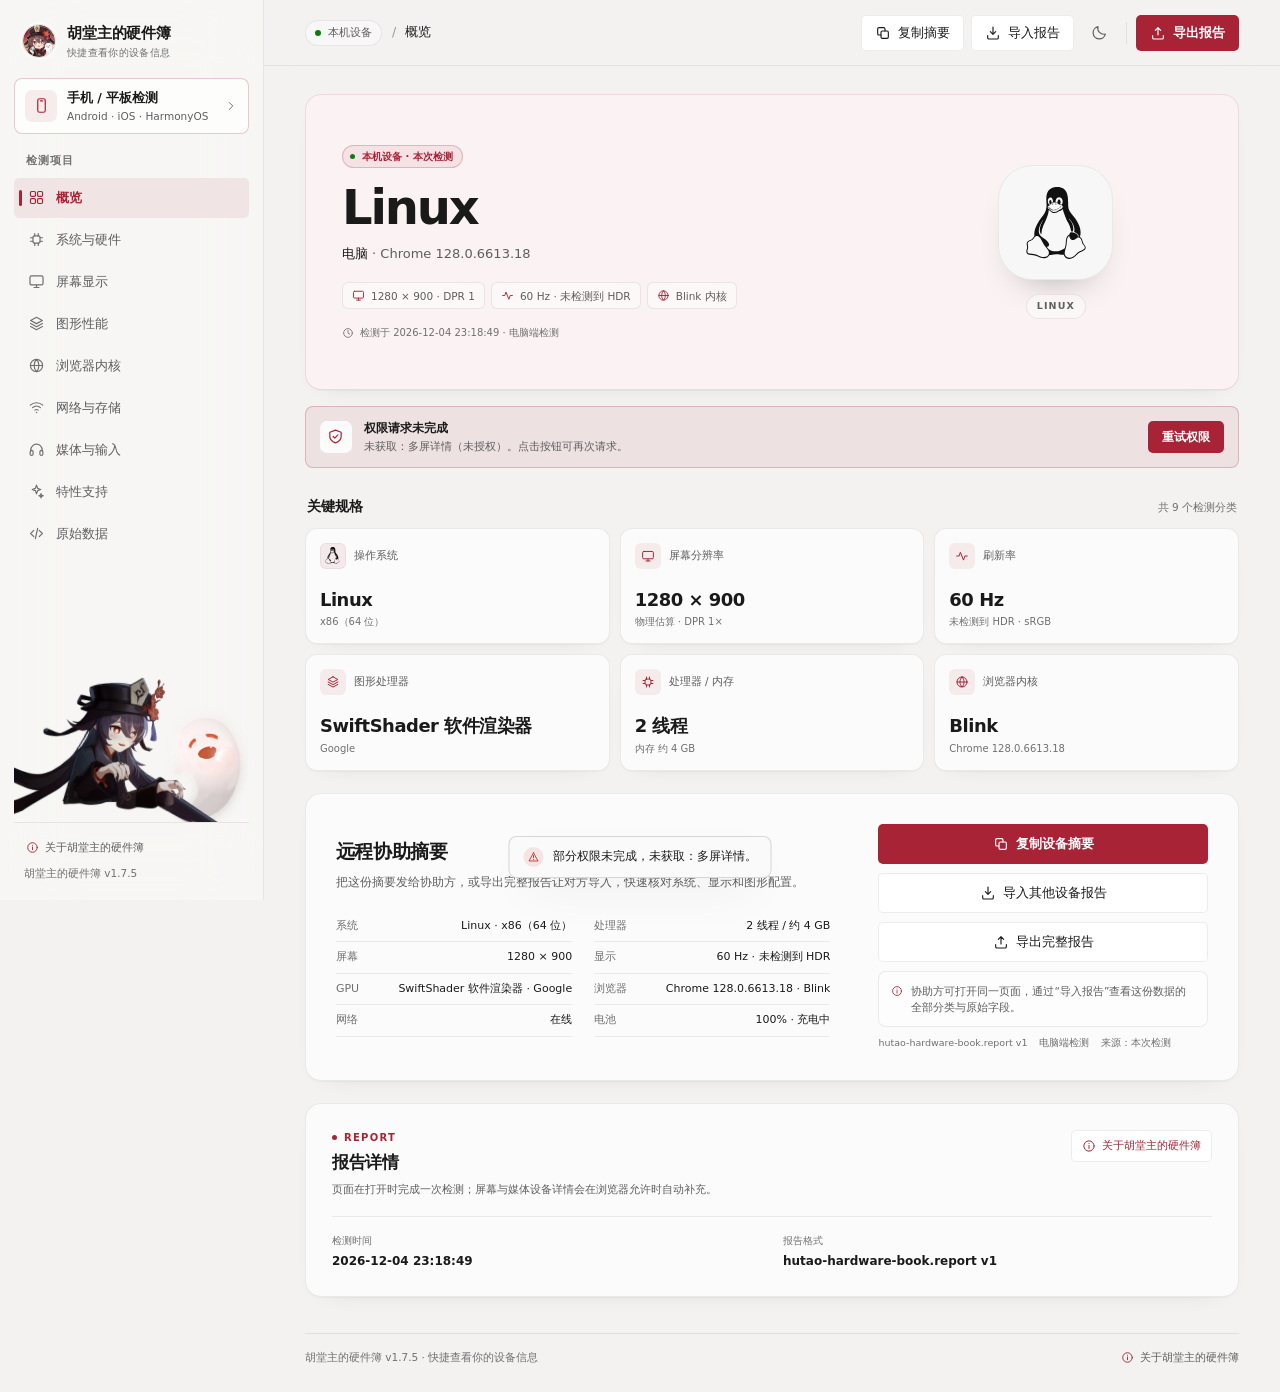
<file: web/index.html>
<!DOCTYPE html>
<html lang="zh-CN">
<head>
  <meta charset="UTF-8">
  <meta name="viewport" content="width=device-width, initial-scale=1, viewport-fit=cover">
  <title>胡堂主的硬件簿 · 快捷查看你的设备信息</title>
  <meta name="description" content="胡堂主的硬件簿 · 快捷查看你的设备信息。一款在本机运行的浏览器设备信息检测工具，可查看系统、屏幕、HDR、刷新率、GPU、浏览器内核等信息，并导入导出设备报告。">
  <meta name="color-scheme" content="light dark">
  <meta name="theme-color" id="theme-color-meta" content="#f3f2f1">
  <link rel="icon" type="image/png" sizes="32x32" href="assets/favicon-32.png?v=1.7.5">
  <link rel="icon" type="image/png" sizes="128x128" href="assets/favicon.png?v=1.7.5">
  <link rel="apple-touch-icon" href="assets/apple-touch-icon.png?v=1.7.5">
  <link rel="stylesheet" href="assets/cursors.css">
  <script src="assets/theme.js"></script>
  <script>
    (function () {
      try {
        var params = new URLSearchParams(location.search);
        var forced = params.get('view');
        var ua = navigator.userAgent || '';
        var platform = navigator.platform || '';
        var touchPoints = navigator.maxTouchPoints || 0;
        var iPadOS = /iPad|iPhone|iPod/.test(ua) || (platform === 'MacIntel' && touchPoints > 1);
        var android = /Android/i.test(ua);
        var harmony = /HarmonyOS|OpenHarmony/i.test(ua);
        var mobileHint = /Mobile|Windows Phone|IEMobile|BlackBerry|Opera Mini|Opera Mobi/i.test(ua);
        var tabletHint = /iPad|Tablet|PlayBook|Kindle|Silk/i.test(ua);
        var desktopOS = /Windows NT|Macintosh|X11|CrOS/i.test(ua);
        var view;

        if (forced === 'desktop' || forced === 'mobile') {
          view = forced;
        } else if (iPadOS || android || harmony || mobileHint || tabletHint) {
          view = 'mobile';
        } else if (desktopOS) {
          view = 'desktop';
        } else {
          var touchFirst = touchPoints > 0 && window.matchMedia &&
            window.matchMedia('(pointer: coarse)').matches &&
            window.matchMedia('(hover: none)').matches;
          view = touchFirst ? 'mobile' : 'desktop';
        }

        location.replace(view + '.html' + location.hash);
      } catch (error) {
        document.documentElement.classList.add('detect-failed');
      }
    })();
  </script>
  <style>
    :root {
      color-scheme: light;
      --bg: #f3f2f1;
      --surface: rgba(255, 255, 255, .74);
      --stroke: rgba(0, 0, 0, .08);
      --text: #1a1a1a;
      --text-2: #616161;
      --accent: #a82335;
      --accent-soft: rgba(168, 35, 53, .1);
      font-family: "Segoe UI Variable Text", "Segoe UI", "Microsoft YaHei UI", "PingFang SC", "Noto Sans SC", system-ui, sans-serif;
    }
    :root[data-theme="dark"] {
      color-scheme: dark;
      --bg: #202020;
      --surface: rgba(255, 255, 255, .055);
      --stroke: rgba(255, 255, 255, .09);
      --text: #f4f4f4;
      --text-2: #a9a9a9;
      --accent: #ff9ba7;
      --accent-soft: rgba(255, 134, 150, .14);
    }
    * { box-sizing: border-box; }
    html, body { min-height: 100%; }
    body {
      margin: 0;
      display: grid;
      place-items: center;
      min-height: 100vh;
      min-height: 100dvh;
      padding: 24px;
      color: var(--text);
      background: var(--bg);
    }
    .detect-shell {
      width: min(440px, 100%);
      padding: 30px;
      border: 1px solid var(--stroke);
      border-radius: 12px;
      background: var(--surface);
      box-shadow: 0 1px 2px rgba(0, 0, 0, .05), 0 24px 60px -36px rgba(0, 0, 0, .28);
      backdrop-filter: blur(30px) saturate(1.35);
    }
    .brand { display: flex; align-items: center; gap: 12px; margin-bottom: 26px; }
    .mark {
      width: 42px;
      height: 42px;
      display: grid;
      place-items: center;
      flex: none;
      border-radius: 50%;
      overflow: hidden;
      border: 1px solid var(--stroke);
      background: transparent;
    }
    .mark picture { display: block; width: 100%; height: 100%; }
    .mark img { width: 100%; height: 100%; display: block; object-fit: cover; }
    .brand strong { display: block; font-size: 17px; font-weight: 650; letter-spacing: -.01em; }
    .brand span { display: block; margin-top: 2px; font-size: 10px; letter-spacing: .035em; color: var(--text-2); }
    h1 { margin: 0 0 10px; font-size: 25px; line-height: 1.25; font-weight: 650; letter-spacing: -.025em; }
    p { margin: 0; color: var(--text-2); font-size: 13px; line-height: 1.7; }
    .loading { display: flex; align-items: center; gap: 9px; margin: 22px 0; color: var(--accent); font-size: 13px; }
    .spinner {
      width: 15px;
      height: 15px;
      border: 2px solid var(--accent-soft);
      border-top-color: var(--accent);
      border-radius: 50%;
      animation: spin .8s linear infinite;
    }
    .choices { display: grid; grid-template-columns: 1fr 1fr; gap: 10px; margin-top: 24px; }
    .choice {
      display: flex;
      flex-direction: column;
      gap: 6px;
      padding: 15px;
      color: var(--text);
      text-decoration: none;
      border: 1px solid var(--stroke);
      border-radius: 8px;
      background: rgba(255, 255, 255, .18);
      transition: background .15s ease, border-color .15s ease, transform .15s ease;
    }
    .choice:hover { background: var(--accent-soft); border-color: var(--accent); }
    .choice:active { transform: scale(.985); }
    .choice svg { width: 21px; height: 21px; color: var(--accent); }
    .choice strong { font-size: 13px; font-weight: 600; }
    .choice small { color: var(--text-2); font-size: 11px; line-height: 1.45; }
    .hint { margin-top: 20px; padding-top: 16px; border-top: 1px solid var(--stroke); font-size: 11px; color: var(--text-2); line-height: 1.6; }
    .hint a { color: var(--accent); text-underline-offset: 2px; }
    @keyframes spin { to { transform: rotate(360deg); } }
    @media (prefers-reduced-motion: reduce) {
      .spinner { animation-duration: 1.8s; }
      .choice { transition: none; }
    }
  </style>
</head>
<body>
  <main class="detect-shell">
    <div class="brand">
      <div class="mark" aria-hidden="true">
        <picture><source srcset="assets/logo.webp?v=1.7.5" type="image/webp"><img src="assets/logo.png?v=1.7.5" alt=""></picture>
      </div>
      <div>
        <strong>胡堂主的硬件簿</strong>
        <span>快捷查看你的设备信息</span>
      </div>
    </div>
    <h1>正在识别设备类型</h1>
    <p>将根据操作系统、浏览器标识与触控特征，自动进入手机 / 平板或电脑端检测页面。</p>
    <div class="loading"><span class="spinner" aria-hidden="true"></span>正在选择更合适的检测视图…</div>
    <noscript>
      <p>当前浏览器未启用 JavaScript，无法自动识别。请手动选择检测视图：</p>
    </noscript>
    <div class="choices">
      <a class="choice" href="mobile.html">
        <svg viewBox="0 0 24 24" fill="none" stroke="currentColor" stroke-width="1.7" stroke-linecap="round" aria-hidden="true"><rect x="7" y="2.5" width="10" height="19" rx="2.5"/><path d="M10.5 5.5h3"/></svg>
        <strong>手机 / 平板检测</strong>
        <small>Android · iOS · iPadOS<br>HarmonyOS · HarmonyOS NEXT</small>
      </a>
      <a class="choice" href="desktop.html">
        <svg viewBox="0 0 24 24" fill="none" stroke="currentColor" stroke-width="1.7" stroke-linecap="round" aria-hidden="true"><rect x="2.5" y="4" width="19" height="13" rx="2"/><path d="M8 21h8M12 17v4"/></svg>
        <strong>电脑端检测</strong>
        <small>Windows · macOS<br>Linux · ChromeOS</small>
      </a>
    </div>
    <div class="hint">如自动识别有误，可在检测页顶部随时切换设备视图。<a href="about.html">关于胡堂主的硬件簿</a>。</div>
  </main>
</body>
</html>
</file>
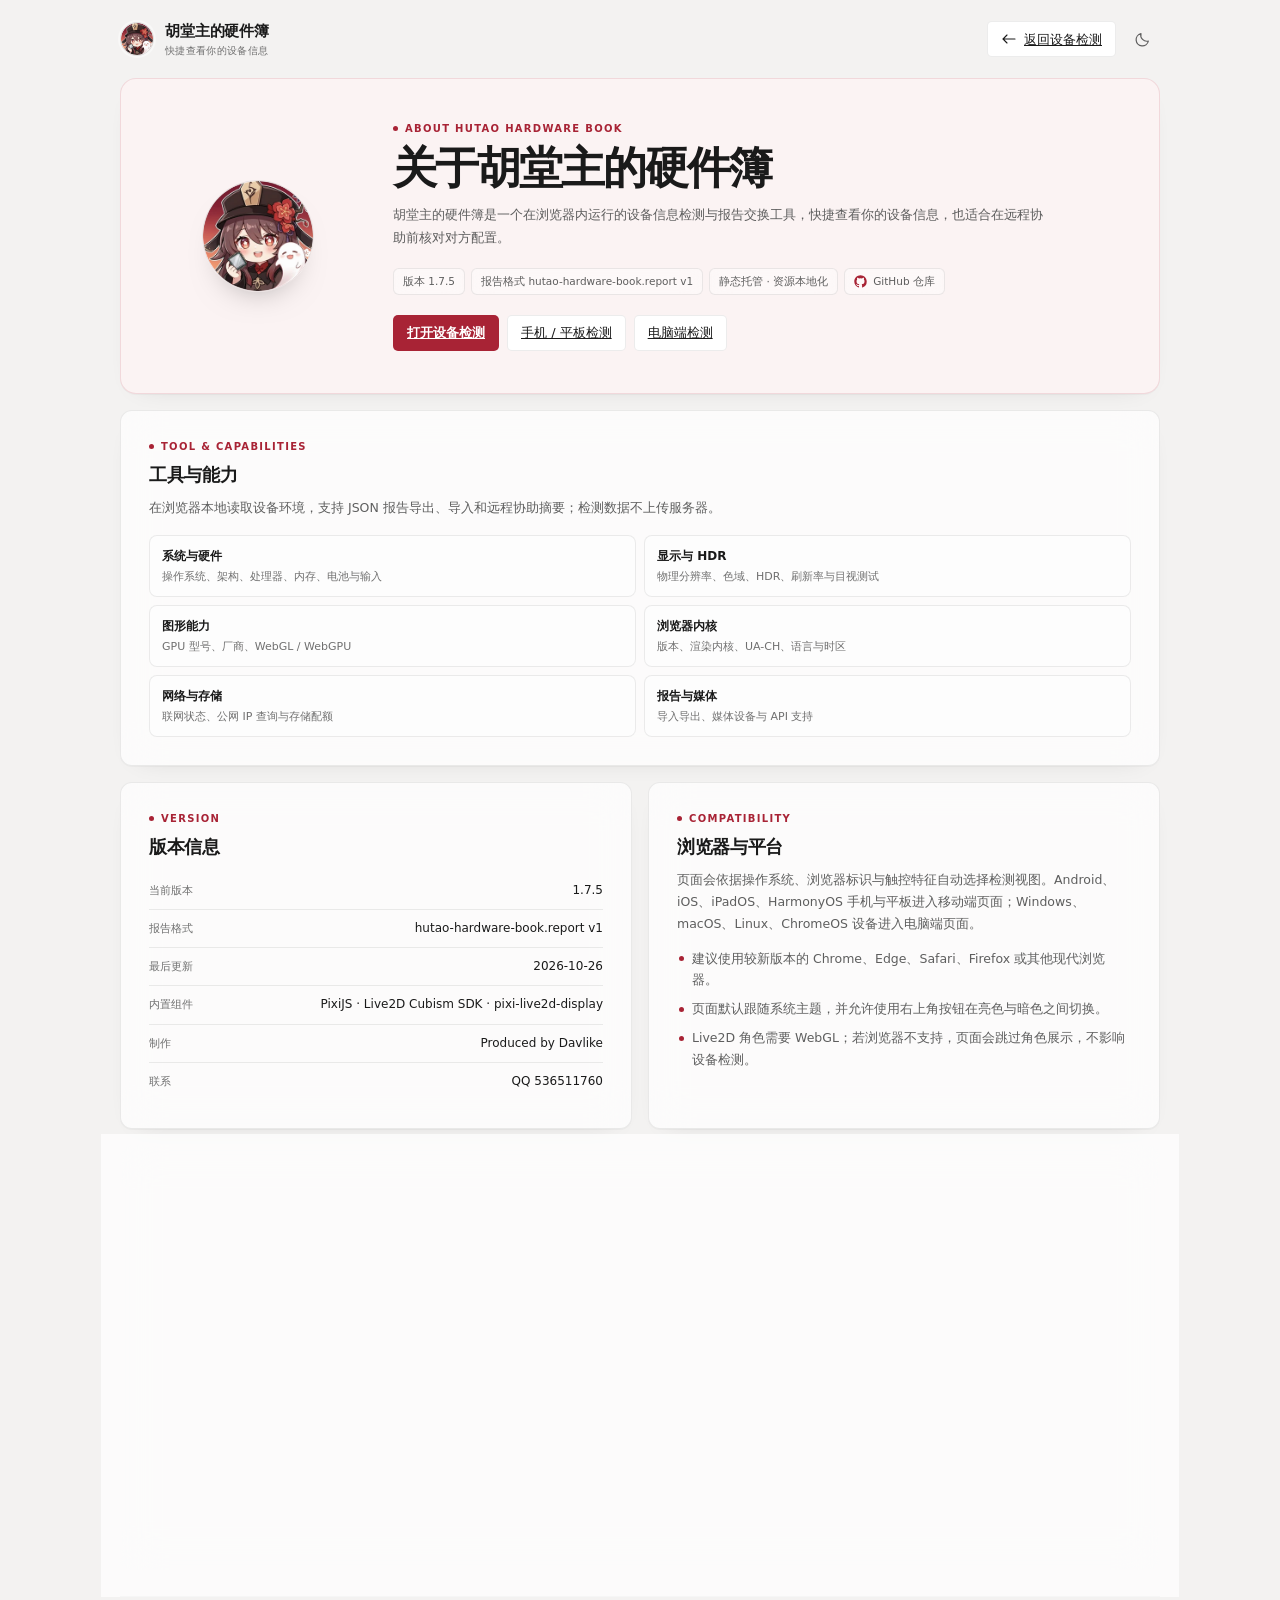
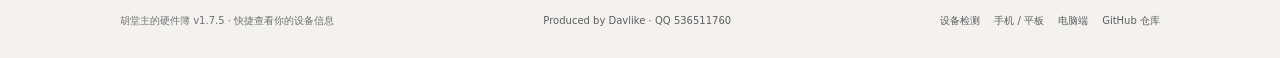
<file: web/about.html>
<!DOCTYPE html>
<html lang="zh-CN">
<head>
  <meta charset="UTF-8">
  <meta name="viewport" content="width=device-width, initial-scale=1, viewport-fit=cover">
  <title>关于胡堂主的硬件簿 · 快捷查看你的设备信息</title>
  <meta name="description" content="胡堂主的硬件簿：工具能力、版本信息、隐私与权限说明。快捷查看你的设备信息。">
  <meta name="color-scheme" content="light dark">
  <meta name="theme-color" id="theme-color-meta" content="#f3f2f1">
  <link rel="icon" type="image/png" sizes="32x32" href="assets/favicon-32.png?v=1.7.5">
  <link rel="icon" type="image/png" sizes="128x128" href="assets/favicon.png?v=1.7.5">
  <link rel="apple-touch-icon" href="assets/apple-touch-icon.png?v=1.7.5">
  <script src="assets/theme.js"></script>
  <script src="assets/env.js" defer></script>
  <script src="assets/about-permissions.js" defer></script>
  <link rel="stylesheet" href="assets/styles.css">
  <link rel="stylesheet" href="assets/cursors.css">
  <link rel="stylesheet" href="assets/live2d/companion.css">
  <script src="assets/live2d/companion.js" defer></script>
</head>
<body class="about-body">
  <a class="skip-link" href="#about-content">跳至主要内容</a>
  <div class="about-shell">
    <header class="about-topbar">
      <a class="brand" href="index.html" aria-label="胡堂主的硬件簿，返回自动识别">
        <span class="brand-mark" aria-hidden="true">
          <picture><source srcset="assets/logo.webp?v=1.7.5" type="image/webp"><img src="assets/logo.png?v=1.7.5" alt=""></picture>
        </span>
        <span class="brand-copy"><span class="brand-name">胡堂主的硬件簿</span><span class="brand-sub">快捷查看你的设备信息</span></span>
      </a>
      <div class="about-top-actions">
        <a class="btn" href="index.html">
          <svg class="icon" viewBox="0 0 24 24" fill="none" stroke="currentColor" stroke-width="1.7" stroke-linecap="round" aria-hidden="true"><path d="m9 6-6 6 6 6M3 12h18"></path></svg>
          <span>返回设备检测</span>
        </a>
        <button type="button" class="icon-btn theme-toggle" data-theme-toggle aria-label="切换主题" title="切换亮色或暗色主题">
          <span class="theme-glyph theme-glyph-moon"><svg class="icon" viewBox="0 0 24 24" fill="none" stroke="currentColor" stroke-width="1.7" stroke-linecap="round" stroke-linejoin="round" aria-hidden="true"><path d="M20.2 14.2A8.6 8.6 0 0 1 9.8 3.8a8.7 8.7 0 1 0 10.4 10.4Z"></path></svg></span>
          <span class="theme-glyph theme-glyph-sun"><svg class="icon" viewBox="0 0 24 24" fill="none" stroke="currentColor" stroke-width="1.7" stroke-linecap="round" stroke-linejoin="round" aria-hidden="true"><path d="M12 3.2v2.1M12 18.7v2.1M3.2 12h2.1M18.7 12h2.1M5.8 5.8l1.5 1.5M16.7 16.7l1.5 1.5M18.2 5.8l-1.5 1.5M7.3 16.7l-1.5 1.5"></path><circle cx="12" cy="12" r="4.1"></circle></svg></span>
        </button>
      </div>
    </header>

    <main class="about-content" id="about-content" tabindex="-1">
      <section class="about-hero" aria-labelledby="about-title">
        <div class="about-hero-mark" aria-hidden="true">
          <span class="about-app-mark">
            <picture><source srcset="assets/logo.webp?v=1.7.5" type="image/webp"><img src="assets/logo.png?v=1.7.5" alt=""></picture>
          </span>
        </div>
        <div class="about-hero-copy">
          <div class="eyebrow"><span class="dot"></span>ABOUT HUTAO HARDWARE BOOK</div>
          <h1 id="about-title">关于胡堂主的硬件簿</h1>
          <p>胡堂主的硬件簿是一个在浏览器内运行的设备信息检测与报告交换工具，快捷查看你的设备信息，也适合在远程协助前核对对方配置。</p>
          <div class="hero-chips">
            <span class="hero-chip"><span>版本 1.7.5</span></span>
            <span class="hero-chip"><span>报告格式 hutao-hardware-book.report v1</span></span>
            <span class="hero-chip"><span>静态托管 · 资源本地化</span></span>
            <a class="hero-chip hero-chip-link" href="https://github.com/DavidLWB/HutaoDeviceCheck" target="_blank" rel="noopener noreferrer" title="在 GitHub 打开仓库">
              <svg class="icon" viewBox="0 0 24 24" fill="currentColor" aria-hidden="true"><path d="M12 .5C5.65.5.5 5.65.5 12c0 5.08 3.29 9.39 7.86 10.91.58.11.79-.25.79-.56 0-.27-.01-1.17-.02-2.12-3.2.7-3.88-1.36-3.88-1.36-.52-1.33-1.28-1.68-1.28-1.68-1.05-.72.08-.71.08-.71 1.16.08 1.77 1.19 1.77 1.19 1.03 1.77 2.7 1.26 3.36.96.1-.75.4-1.26.73-1.55-2.55-.29-5.24-1.28-5.24-5.69 0-1.26.45-2.29 1.19-3.1-.12-.29-.52-1.46.11-3.05 0 0 .97-.31 3.18 1.18a11.1 11.1 0 0 1 5.8 0c2.2-1.49 3.17-1.18 3.17-1.18.63 1.59.23 2.76.11 3.05.74.81 1.19 1.84 1.19 3.1 0 4.42-2.7 5.39-5.26 5.68.41.36.78 1.06.78 2.14 0 1.55-.01 2.8-.01 3.18 0 .31.21.68.8.56A11.51 11.51 0 0 0 23.5 12C23.5 5.65 18.35.5 12 .5Z"></path></svg>
              <span>GitHub 仓库</span>
            </a>
          </div>
          <div class="about-hero-links">
            <a class="btn btn-primary" href="index.html">打开设备检测</a>
            <a class="btn" href="mobile.html">手机 / 平板检测</a>
            <a class="btn" href="desktop.html">电脑端检测</a>
          </div>
        </div>
      </section>

      <div class="about-grid">
        <section class="about-card is-wide" aria-labelledby="about-intro">
          <div class="eyebrow"><span class="dot"></span>TOOL &amp; CAPABILITIES</div>
          <h2 id="about-intro">工具与能力</h2>
          <p>在浏览器本地读取设备环境，支持 JSON 报告导出、导入和远程协助摘要；检测数据不上传服务器。</p>
          <div class="about-scope-grid">
            <div><strong>系统与硬件</strong><span>操作系统、架构、处理器、内存、电池与输入</span></div>
            <div><strong>显示与 HDR</strong><span>物理分辨率、色域、HDR、刷新率与目视测试</span></div>
            <div><strong>图形能力</strong><span>GPU 型号、厂商、WebGL / WebGPU</span></div>
            <div><strong>浏览器内核</strong><span>版本、渲染内核、UA-CH、语言与时区</span></div>
            <div><strong>网络与存储</strong><span>联网状态、公网 IP 查询与存储配额</span></div>
            <div><strong>报告与媒体</strong><span>导入导出、媒体设备与 API 支持</span></div>
          </div>
        </section>

        <section class="about-card" aria-labelledby="about-version">
          <div class="eyebrow"><span class="dot"></span>VERSION</div>
          <h2 id="about-version">版本信息</h2>
          <dl class="about-facts">
            <div><dt>当前版本</dt><dd>1.7.5</dd></div>
            <div><dt>报告格式</dt><dd>hutao-hardware-book.report v1</dd></div>
            <div><dt>最后更新</dt><dd>2026-10-26</dd></div>
            <div><dt>内置组件</dt><dd>PixiJS · Live2D Cubism SDK · pixi-live2d-display</dd></div>
            <div><dt>制作</dt><dd>Produced by Davlike</dd></div>
            <div><dt>联系</dt><dd>QQ 536511760</dd></div>
          </dl>
        </section>

        <section class="about-card" aria-labelledby="about-support">
          <div class="eyebrow"><span class="dot"></span>COMPATIBILITY</div>
          <h2 id="about-support">浏览器与平台</h2>
          <p>页面会依据操作系统、浏览器标识与触控特征自动选择检测视图。Android、iOS、iPadOS、HarmonyOS 手机与平板进入移动端页面；Windows、macOS、Linux、ChromeOS 设备进入电脑端页面。</p>
          <ul class="about-bullet-list">
            <li>建议使用较新版本的 Chrome、Edge、Safari、Firefox 或其他现代浏览器。</li>
            <li>页面默认跟随系统主题，并允许使用右上角按钮在亮色与暗色之间切换。</li>
            <li>Live2D 角色需要 WebGL；若浏览器不支持，页面会跳过角色展示，不影响设备检测。</li>
          </ul>
        </section>

        <section class="about-card is-wide" aria-labelledby="about-privacy">
          <div class="eyebrow"><span class="dot"></span>PRIVACY &amp; PERMISSIONS</div>
          <h2 id="about-privacy">隐私与权限</h2>
          <p>设备检测、报告解析与角色渲染都在当前浏览器内完成；除你主动查询公网 IP 外，不会向服务器上传检测数据，也不加载统计或广告脚本。</p>
          <ul class="about-bullet-list">
            <li>报告只有在你主动导出或复制后才会离开页面，分享前请检查型号、系统、屏幕与网络信息。</li>
            <li>主题和权限请求标记仅保存在 sessionStorage；公网 IP 查询会向 ipwho.is 发送当前网络请求，结果不写入报告。</li>
          </ul>
          <div class="about-permission-head"><h3>需要申请的权限</h3><span>状态来自当前浏览器</span></div>
          <div class="about-permissions">
            <div class="about-permission-row" data-permission-row="screen">
              <div class="about-permission-copy"><strong>多屏详情</strong><span>读取显示器名称、分辨率、内置/外接状态与多屏布局，不读取屏幕画面。</span></div>
              <span class="permission-badge" data-permission-status="screen">检测中…</span>
              <button type="button" class="btn btn-small" data-permission-request="screen" hidden>申请权限</button>
              <p class="about-permission-message" data-permission-message="screen" role="status"></p>
            </div>
            <div class="about-permission-row" data-permission-row="media">
              <div class="about-permission-copy"><strong>摄像头 / 麦克风设备名称</strong><span>只读取设备标签，不录制、不保存媒体内容；临时媒体轨道会立即停止。</span></div>
              <span class="permission-badge" data-permission-status="media">检测中…</span>
              <button type="button" class="btn btn-small" data-permission-request="media" hidden>申请权限</button>
              <p class="about-permission-message" data-permission-message="media" role="status"></p>
            </div>
          </div>
          <p class="about-permission-hint">未授权的权限只影响对应增强数据，不影响基础检测；可随时在这里单独申请。</p>
        </section>
      </div>

      <footer class="about-footer">
        <span>胡堂主的硬件簿 v1.7.5 · 快捷查看你的设备信息</span>
        <span class="about-footer-credit">Produced by Davlike · QQ 536511760</span>
        <div class="about-footer-links">
          <a href="index.html">设备检测</a>
          <a href="mobile.html">手机 / 平板</a>
          <a href="desktop.html">电脑端</a>
          <a href="https://github.com/DavidLWB/HutaoDeviceCheck" target="_blank" rel="noopener noreferrer">GitHub 仓库</a>
        </div>
      </footer>
    </main>
  </div>
</body>
</html>
</file>
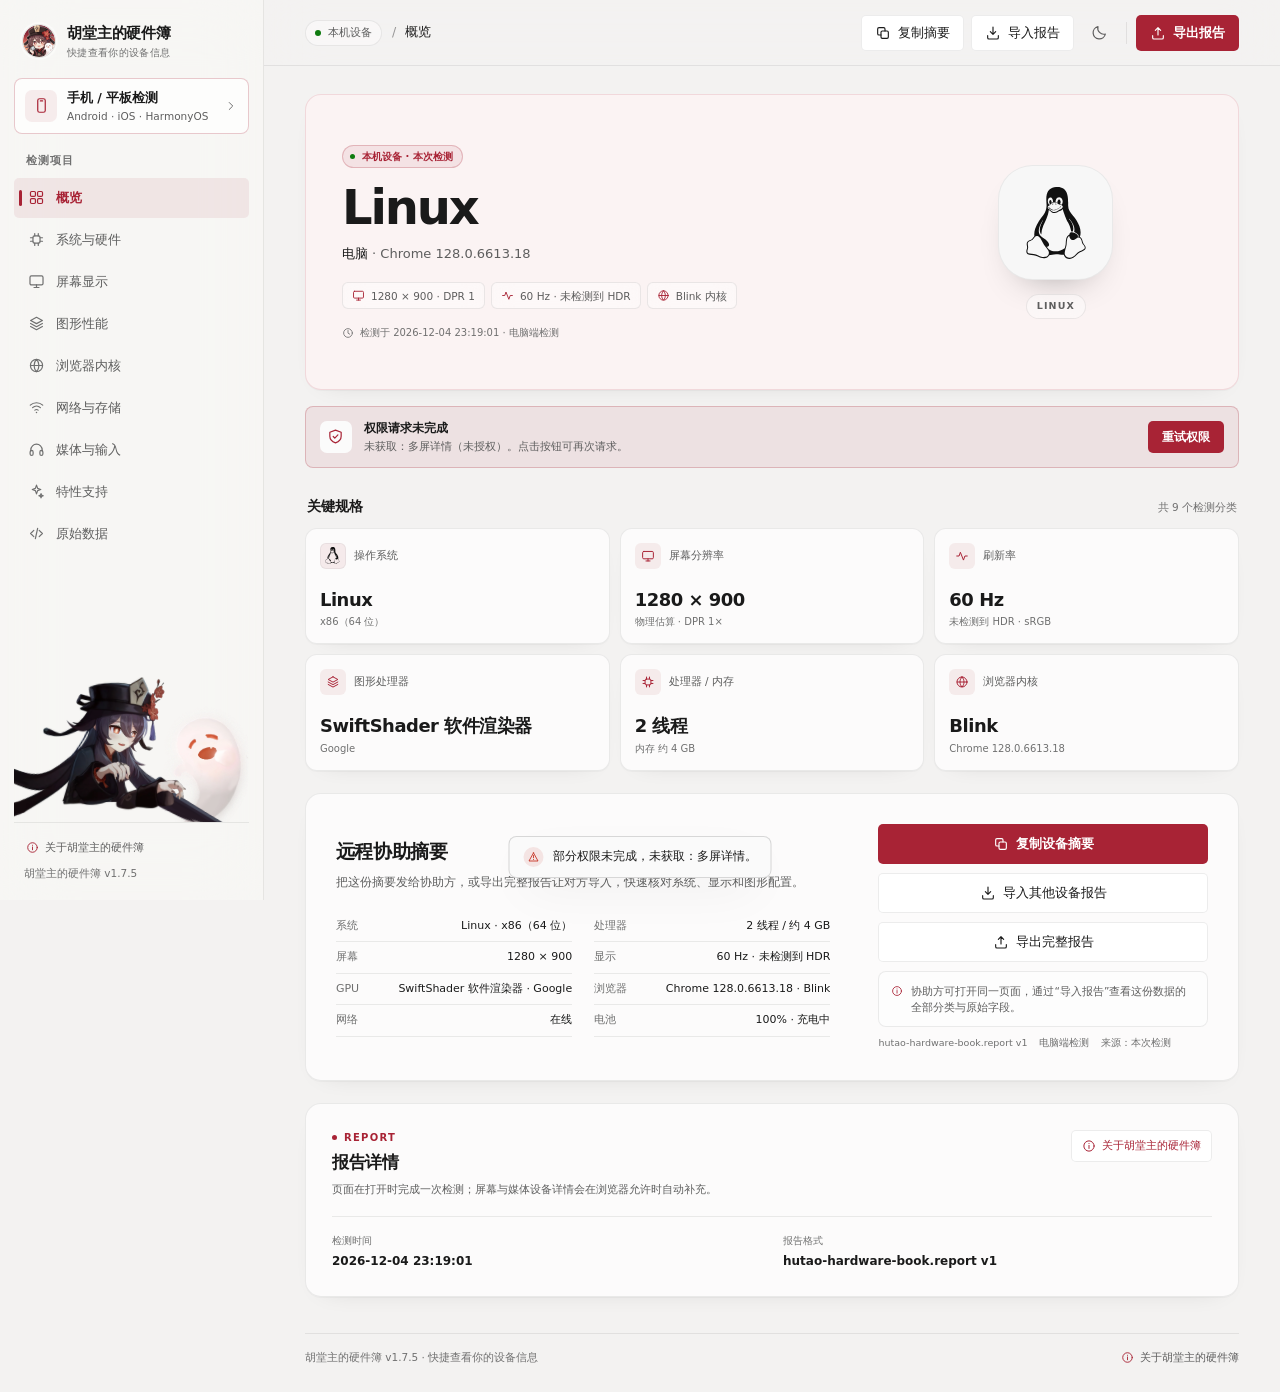
<file: web/desktop.html>
<!DOCTYPE html>
<html lang="zh-CN">
<head>
  <meta charset="UTF-8">
  <meta name="viewport" content="width=device-width, initial-scale=1, viewport-fit=cover">
  <title>电脑端设备检测 · 胡堂主的硬件簿</title>
  <meta name="description" content="胡堂主的硬件簿 · 快捷查看你的设备信息。电脑端检测：查看 Windows、macOS、Linux 等系统的浏览器内核、GPU、屏幕、HDR、刷新率及完整硬件能力，并导出或导入设备报告。">
  <meta name="color-scheme" content="light dark">
  <meta name="theme-color" id="theme-color-meta" content="#f3f2f1">
  <link rel="icon" type="image/png" sizes="32x32" href="assets/favicon-32.png?v=1.7.5">
  <link rel="icon" type="image/png" sizes="128x128" href="assets/favicon.png?v=1.7.5">
  <link rel="apple-touch-icon" href="assets/apple-touch-icon.png?v=1.7.5">
  <script src="assets/theme.js"></script>
  <link rel="stylesheet" href="assets/styles.css">
  <link rel="stylesheet" href="assets/cursors.css">
  <link rel="stylesheet" href="assets/live2d/companion.css">
  <script src="assets/env.js" defer></script>
  <script src="assets/report.js" defer></script>
  <script src="assets/app.js" defer></script>
  <script src="assets/live2d/companion.js" defer></script>
</head>
<body data-view="desktop">
  <a class="skip-link" href="#main-content">跳至主要内容</a>
  <div id="app">
    <div class="boot-fallback">
      <div class="boot-card">
        <span class="spinner" aria-hidden="true"></span>
        <p>正在加载胡堂主的硬件簿…</p>
        <noscript>请启用 JavaScript 以使用设备检测功能。</noscript>
      </div>
    </div>
  </div>
</body>
</html>
</file>
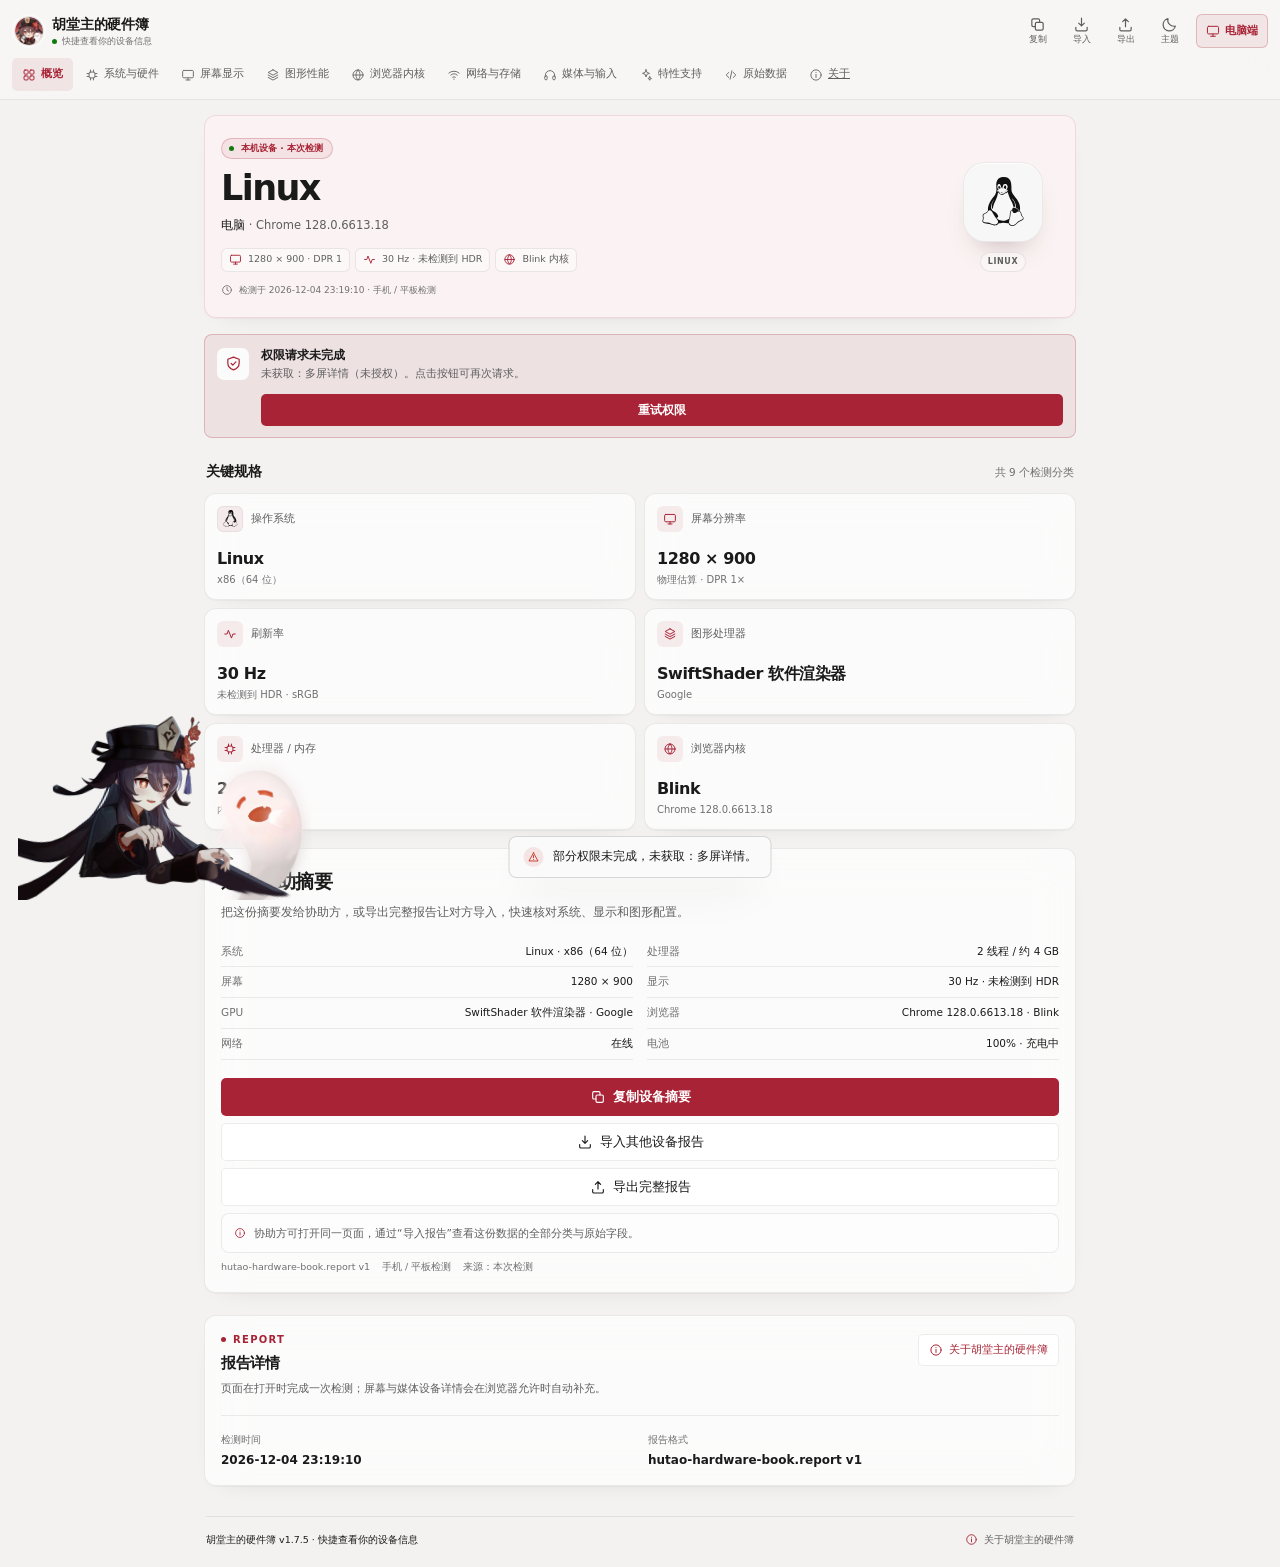
<file: web/mobile.html>
<!DOCTYPE html>
<html lang="zh-CN">
<head>
  <meta charset="UTF-8">
  <meta name="viewport" content="width=device-width, initial-scale=1, viewport-fit=cover">
  <title>手机端设备检测 · 胡堂主的硬件簿</title>
  <meta name="description" content="胡堂主的硬件簿 · 快捷查看你的设备信息。手机与平板检测：查看 Android、iOS、iPadOS、HarmonyOS 等系统的屏幕、HDR、刷新率、GPU、浏览器内核及设备能力，并导出或导入设备报告。">
  <meta name="color-scheme" content="light dark">
  <meta name="theme-color" id="theme-color-meta" content="#f3f2f1">
  <link rel="icon" type="image/png" sizes="32x32" href="assets/favicon-32.png?v=1.7.5">
  <link rel="icon" type="image/png" sizes="128x128" href="assets/favicon.png?v=1.7.5">
  <link rel="apple-touch-icon" href="assets/apple-touch-icon.png?v=1.7.5">
  <script src="assets/theme.js"></script>
  <link rel="stylesheet" href="assets/styles.css">
  <link rel="stylesheet" href="assets/cursors.css">
  <link rel="stylesheet" href="assets/live2d/companion.css">
  <script src="assets/env.js" defer></script>
  <script src="assets/report.js" defer></script>
  <script src="assets/app.js" defer></script>
  <script src="assets/live2d/companion.js" defer></script>
</head>
<body data-view="mobile">
  <a class="skip-link" href="#main-content">跳至主要内容</a>
  <div id="app">
    <div class="boot-fallback">
      <div class="boot-card">
        <span class="spinner" aria-hidden="true"></span>
        <p>正在加载胡堂主的硬件簿…</p>
        <noscript>请启用 JavaScript 以使用设备检测功能。</noscript>
      </div>
    </div>
  </div>
</body>
</html>
</file>
<file: web/assets/cursors.css>
:root {
  --cursor-default: url("cursors/default.png") 1 1, default;
  --cursor-pointer: url("cursors/pointer.png") 1 2, pointer;
  --cursor-text: url("cursors/text.png") 4 6, text;
  --cursor-help: url("cursors/help.png") 1 1, help;
  --cursor-busy: url("cursors/busy.png") 1 1, wait;
  --cursor-progress: url("cursors/progress.png") 1 1, progress;
  --cursor-crosshair: url("cursors/crosshair.png") 7 9, crosshair;
  --cursor-not-allowed: url("cursors/not-allowed.png") 7 9, not-allowed;
  --cursor-move: url("cursors/move.png") 6 6, move;
  --cursor-ns-resize: url("cursors/ns-resize.png") 17 15, ns-resize;
  --cursor-ew-resize: url("cursors/ew-resize.png") 17 16, ew-resize;
  --cursor-nwse-resize: url("cursors/nwse-resize.png") 17 16, nwse-resize;
  --cursor-nesw-resize: url("cursors/nesw-resize.png") 17 16, nesw-resize;
}
html, body { cursor: var(--cursor-default); }
p, li, dt, dd, pre, code, .raw-code, .setting-label, .setting-value,
.summary-hint, .hero-device-line, .assist-meta, .about-card p,
.about-bullet-list li, .footer-inner { cursor: var(--cursor-text); }
a, area, button, summary, label, select, [role="button"], [role="link"],
.btn, .icon-btn, .nav-item, .mobile-tab, .mobile-command, .mobile-switch,
.side-switch, .report-about-link, .choice, .theme-toggle,
input[type="button"], input[type="submit"], input[type="reset"] { cursor: var(--cursor-pointer); }
input:not([type="button"]):not([type="submit"]):not([type="reset"]),
textarea, [contenteditable="true"] { cursor: var(--cursor-text); }
button:disabled, select:disabled, input:disabled, textarea:disabled,
[disabled], [aria-disabled="true"] { cursor: var(--cursor-not-allowed) !important; }
.is-busy, [aria-busy="true"], .skeleton-shell { cursor: var(--cursor-progress); }
.report-about-link { cursor: var(--cursor-help); }
[data-cursor="help"] { cursor: var(--cursor-help) !important; }
[data-cursor="crosshair"] { cursor: var(--cursor-crosshair) !important; }
[data-cursor="move"] { cursor: var(--cursor-move) !important; }
[data-cursor="ns-resize"] { cursor: var(--cursor-ns-resize) !important; }
[data-cursor="ew-resize"] { cursor: var(--cursor-ew-resize) !important; }
[data-cursor="nwse-resize"] { cursor: var(--cursor-nwse-resize) !important; }
[data-cursor="nesw-resize"] { cursor: var(--cursor-nesw-resize) !important; }
[data-cursor="wait"] { cursor: var(--cursor-busy) !important; }
</file>
<file: web/assets/styles.css>
/* ---------- Base & theme ---------- */
:root {
  color-scheme: light;
  --font-sans: "Segoe UI Variable Text", "Segoe UI Variable", "Segoe UI", "Microsoft YaHei UI", "PingFang SC", "Noto Sans SC", system-ui, sans-serif;
  --font-mono: "Cascadia Mono", "Cascadia Code", "SFMono-Regular", Consolas, "Liberation Mono", monospace;
  --bg-base: #f3f2f1;
  --surface: rgba(255, 255, 255, .7);
  --surface-solid: #fbfbfb;
  --surface-subdued: rgba(255, 255, 255, .42);
  --surface-hover: rgba(255, 255, 255, .86);
  --control: #ffffff;
  --control-hover: #f5f5f5;
  --stroke: rgba(0, 0, 0, .075);
  --stroke-strong: rgba(0, 0, 0, .14);
  --text: #1a1a1a;
  --text-2: #5e5e5e;
  --text-3: #707070;
  --accent: #a82335;
  --accent-hover: #c02f42;
  --accent-fg: #ffffff;
  --accent-soft: rgba(168, 35, 53, .08);
  --accent-soft-strong: rgba(168, 35, 53, .14);
  --accent-border: rgba(168, 35, 53, .24);
  --ok: #0f7b0f;
  --ok-bg: rgba(15, 123, 15, .1);
  --warn: #8a5a00;
  --warn-bg: rgba(157, 93, 0, .12);
  --danger: #c42b1c;
  --danger-bg: rgba(196, 43, 28, .1);
  --nav-bg: rgba(249, 248, 246, .62);
  --chrome-bg: rgba(248, 247, 245, .72);
  --dialog-bg: #fafafa;
  --shadow-card: 0 1px 1px rgba(0, 0, 0, .035), 0 8px 26px -20px rgba(0, 0, 0, .2);
  --shadow-float: 0 18px 50px -18px rgba(0, 0, 0, .24);
  --hero-bg: #fbf3f3;
  --hero-border: rgba(168, 35, 53, .13);
  --radius-sm: 5px;
  --radius: 8px;
  --radius-lg: 12px;
  --radius-xl: 16px;
  --nav-w: 264px;
  --page-max: 1240px;
  --ease: cubic-bezier(.2, .72, .2, 1);
}

:root[data-theme="dark"] {
  color-scheme: dark;
  --bg-base: #202020;
    --surface: rgba(255, 255, 255, .055);
    --surface-solid: #282828;
    --surface-subdued: rgba(255, 255, 255, .035);
    --surface-hover: rgba(255, 255, 255, .085);
    --control: #2c2c2c;
    --control-hover: #363636;
    --stroke: rgba(255, 255, 255, .075);
    --stroke-strong: rgba(255, 255, 255, .15);
    --text: #f5f5f5;
    --text-2: #bdbdbd;
    --text-3: #9f9f9f;
    --accent: #ff9ba7;
    --accent-hover: #ffb5be;
    --accent-fg: #2a0b10;
    --accent-soft: rgba(255, 134, 150, .12);
    --accent-soft-strong: rgba(255, 134, 150, .2);
    --accent-border: rgba(255, 154, 167, .27);
    --ok: #7bd96c;
    --ok-bg: rgba(108, 203, 95, .12);
    --warn: #f6d365;
    --warn-bg: rgba(252, 225, 0, .1);
    --danger: #ff99a4;
    --danger-bg: rgba(255, 99, 117, .12);
    --nav-bg: rgba(32, 32, 32, .6);
    --chrome-bg: rgba(30, 30, 30, .76);
    --dialog-bg: #2b2b2b;
    --shadow-card: 0 1px 1px rgba(0, 0, 0, .18), 0 14px 34px -24px rgba(0, 0, 0, .8);
    --shadow-float: 0 24px 60px -18px rgba(0, 0, 0, .72);
    --hero-bg: #2b2325;
    --hero-border: rgba(255, 154, 167, .14);
                  }

*, *::before, *::after { box-sizing: border-box; }
html { min-width: 280px; scroll-behavior: smooth; }
body {
  margin: 0;
  min-height: 100vh;
  min-height: 100dvh;
  color: var(--text);
  background: var(--bg-base);
  font-family: var(--font-sans);
  font-size: 14px;
  line-height: 1.5;
  -webkit-font-smoothing: antialiased;
  text-rendering: optimizeLegibility;
}
button, input { font: inherit; }
button, a { -webkit-tap-highlight-color: transparent; }
button { color: inherit; }
a { color: var(--accent); }
svg { display: block; }
h1, h2, h3, p, dl, dd, dt, figure { margin: 0; }
button:focus-visible, a:focus-visible, input:focus-visible, [tabindex]:focus-visible {
  outline: 2px solid var(--accent);
  outline-offset: 2px;
}
::selection { background: var(--accent-soft-strong); }

.skip-link {
  position: fixed;
  top: 10px;
  left: 10px;
  z-index: 200;
  padding: 9px 14px;
  border-radius: var(--radius-sm);
  color: var(--accent-fg);
  background: var(--accent);
  transform: translateY(-160%);
  transition: transform .15s ease;
  font-size: 13px;
  font-weight: 600;
  text-decoration: none;
}
.skip-link:focus-visible { transform: translateY(0); }

.icon { width: 1.15em; height: 1.15em; flex: none; }
.spinner {
  display: inline-block;
  width: 16px;
  height: 16px;
  border: 2px solid var(--accent-soft-strong);
  border-top-color: var(--accent);
  border-radius: 50%;
  animation: dl-spin .8s linear infinite;
  flex: none;
}
@keyframes dl-spin { to { transform: rotate(360deg); } }

.boot-fallback {
  min-height: 100vh;
  display: grid;
  place-items: center;
  padding: 24px;
}
.boot-card {
  display: flex;
  align-items: center;
  gap: 12px;
  padding: 22px 26px;
  border: 1px solid var(--stroke);
  border-radius: var(--radius-lg);
  background: var(--surface);
  color: var(--text-2);
  box-shadow: var(--shadow-card);
  backdrop-filter: blur(28px) saturate(1.35);
}
.boot-card p { font-size: 13px; }
.boot-card noscript { color: var(--danger); font-size: 12px; }

/* ---------- Buttons & controls ---------- */
.btn {
  display: inline-flex;
  align-items: center;
  justify-content: center;
  gap: 7px;
  min-height: 36px;
  padding: 0 13px;
  border: 1px solid var(--stroke);
  border-radius: var(--radius-sm);
  background: var(--control);
  color: var(--text);
  font-size: 13px;
  font-weight: 500;
  line-height: 1;
  white-space: nowrap;
  cursor: pointer;
  transition: background .14s ease, border-color .14s ease, color .14s ease, transform .1s ease;
}
.btn:hover { background: var(--control-hover); border-color: var(--stroke-strong); }
.btn:active { transform: translateY(1px); }
.btn:disabled { opacity: .45; cursor: not-allowed; transform: none; }
.btn .icon { width: 16px; height: 16px; }
.btn-primary { background: var(--accent); border-color: transparent; color: var(--accent-fg); font-weight: 600; }
.btn-primary:hover { background: var(--accent-hover); border-color: transparent; }
.btn-small { min-height: 30px; padding: 0 10px; font-size: 12px; }
.btn-small .icon { width: 14px; height: 14px; }
.btn.is-busy { pointer-events: none; opacity: .75; }
.btn.is-busy .spinner { width: 14px; height: 14px; }
.icon-btn {
  display: inline-grid;
  place-items: center;
  width: 36px;
  height: 36px;
  border: 1px solid transparent;
  border-radius: var(--radius-sm);
  background: transparent;
  color: var(--text-2);
  cursor: pointer;
  transition: background .14s ease, color .14s ease;
}
.icon-btn:hover { background: var(--control); color: var(--text); }
.icon-btn .icon { width: 17px; height: 17px; }
.theme-glyph { display: none; align-items: center; justify-content: center; height: 17px; }
.theme-glyph-moon { display: inline-flex; }
:root[data-theme="dark"] .theme-glyph-moon { display: none; }
:root[data-theme="dark"] .theme-glyph-sun { display: inline-flex; }
.theme-toggle .icon { width: 17px; height: 17px; }
.mobile-command.theme-toggle .theme-glyph { flex: none; }

/* ---------- Brand ---------- */
.brand {
  display: inline-flex;
  align-items: center;
  gap: 11px;
  color: var(--text);
  text-decoration: none;
  border-radius: var(--radius);
  min-width: 0;
}
.brand-mark {
  width: 34px;
  height: 34px;
  display: grid;
  place-items: center;
  flex: none;
  border-radius: 50%;
  background: transparent;
  border: 1px solid var(--stroke);
  box-shadow: 0 0 0 2px var(--surface-subdued);
  overflow: hidden;
}
.brand-mark picture { display: block; width: 100%; height: 100%; }
.brand-mark img { width: 100%; height: 100%; display: block; object-fit: cover; }
.brand-copy { min-width: 0; }
.brand-name {
  display: block;
  font-size: 15px;
  font-weight: 650;
  letter-spacing: -.01em;
  white-space: nowrap;
}
.brand-sub {
  display: block;
  margin-top: 1px;
  font-size: 9.5px;
  font-weight: 500;
  letter-spacing: .035em;
  color: var(--text-3);
  white-space: nowrap;
}

/* ---------- Desktop shell ---------- */
.desktop-shell {
  display: grid;
  grid-template-columns: var(--nav-w) minmax(0, 1fr);
  min-height: 100vh;
  min-height: 100dvh;
}
.side-nav {
  position: sticky;
  top: 0;
  height: 100vh;
  height: 100dvh;
  display: flex;
  flex-direction: column;
  gap: 18px;
  padding: 22px 14px 16px;
  background: var(--nav-bg);
  border-right: 1px solid var(--stroke);
  backdrop-filter: blur(34px) saturate(1.4);
  -webkit-backdrop-filter: blur(34px) saturate(1.4);
  overflow: hidden;
  z-index: 30;
}
.side-nav .brand { padding: 0 8px; }
.side-switch {
  display: flex;
  align-items: center;
  gap: 10px;
  padding: 10px;
  color: var(--text);
  text-decoration: none;
  border: 1px solid var(--accent-border);
  border-radius: var(--radius);
  background: var(--surface);
  transition: background .15s ease, border-color .15s ease, transform .12s ease;
}
.side-switch:hover { border-color: var(--accent); background: var(--accent-soft); }
.side-switch:active { transform: scale(.988); }
.side-switch-icon {
  display: grid;
  place-items: center;
  width: 32px;
  height: 32px;
  border-radius: 7px;
  color: var(--accent);
  background: var(--accent-soft);
  flex: none;
}
.side-switch-icon .icon { width: 17px; height: 17px; }
.side-switch-copy { min-width: 0; flex: 1; }
.side-switch-copy strong { display: block; font-size: 12.5px; font-weight: 600; }
.side-switch-copy small { display: block; margin-top: 1px; color: var(--text-2); font-size: 10.5px; line-height: 1.4; }
.side-switch > .icon { color: var(--text-3); width: 14px; height: 14px; }
.nav-caption {
  padding: 0 12px;
  margin: 1px 0 -9px;
  color: var(--text-3);
  font-size: 10.5px;
  font-weight: 600;
  letter-spacing: .09em;
  text-transform: uppercase;
}
.side-nav-list {
  display: flex;
  flex-direction: column;
  gap: 2px;
  min-height: 0;
  overflow-y: auto;
  overscroll-behavior: contain;
  margin: 0 -2px;
  padding: 0 2px 4px;
  scrollbar-width: thin;
}
.side-nav-bottom {
  display: flex;
  flex-direction: column;
  flex: none;
  width: 100%;
  margin-top: auto;
}
.side-companion {
  position: relative;
  width: 100%;
  height: 208px;
  flex: none;
  pointer-events: none;
}
.nav-item {
  position: relative;
  display: flex;
  align-items: center;
  gap: 11px;
  width: 100%;
  min-height: 40px;
  padding: 0 11px 0 14px;
  border: 0;
  border-radius: var(--radius-sm);
  background: transparent;
  color: var(--text-2);
  font-size: 13px;
  font-weight: 450;
  text-align: left;
  cursor: pointer;
  transition: background .12s ease, color .12s ease;
}
.nav-item:hover { background: var(--control); color: var(--text); }
.nav-item .icon { width: 17px; height: 17px; color: var(--text-3); transition: color .12s ease; }
.nav-item.is-active { background: var(--accent-soft); color: var(--accent); font-weight: 600; }
.nav-item.is-active::before {
  content: "";
  position: absolute;
  left: 5px;
  top: 12px;
  bottom: 12px;
  width: 3px;
  border-radius: 2px;
  background: var(--accent);
}
.nav-item.is-active .icon { color: var(--accent); }
.nav-item:disabled { opacity: .5; cursor: default; }
.side-nav-footer {
  padding: 13px 10px 2px;
  border-top: 1px solid var(--stroke);
  display: flex;
  flex-direction: column;
  gap: 7px;
  color: var(--text-3);
  font-size: 10.5px;
}
.side-foot-row { display: flex; align-items: center; gap: 6px; }
.side-foot-row .icon { width: 13px; height: 13px; }
.side-foot-row strong { color: var(--text-2); font-weight: 500; }
.side-foot-link {
  display: inline-flex;
  align-items: center;
  gap: 6px;
  padding: 4px 2px;
  color: var(--text-2);
  border-radius: var(--radius-sm);
  font-size: 10.5px;
  text-decoration: none;
}
.side-foot-link .icon { width: 13px; height: 13px; color: var(--accent); }
.side-foot-link:hover { color: var(--accent); }

.main-pane { min-width: 0; display: flex; flex-direction: column; }
.app-topbar {
  position: sticky;
  top: 0;
  z-index: 24;
  min-height: 66px;
  display: flex;
  align-items: center;
  justify-content: space-between;
  gap: 18px;
  padding: 12px clamp(22px, 3.2vw, 42px);
  background: var(--chrome-bg);
  background: color-mix(in srgb, var(--bg-base) 58%, transparent);
  border-bottom: 1px solid var(--stroke);
  backdrop-filter: blur(26px) saturate(1.45);
  -webkit-backdrop-filter: blur(26px) saturate(1.45);
}
.topbar-left { min-width: 0; display: flex; align-items: center; gap: 10px; flex-wrap: wrap; }
.source-pill {
  display: inline-flex;
  align-items: center;
  gap: 7px;
  min-height: 26px;
  padding: 0 9px;
  border: 1px solid var(--stroke);
  border-radius: 99px;
  background: var(--surface-subdued);
  color: var(--text-2);
  font-size: 10.5px;
  font-weight: 500;
  white-space: nowrap;
}
.source-pill .dot { width: 6px; height: 6px; border-radius: 50%; background: var(--ok); }
.source-pill.is-imported .dot { background: var(--accent); }
.crumb { color: var(--text-2); font-size: 12.5px; display: inline-flex; align-items: center; gap: 9px; }
.crumb::before { content: "/"; color: var(--text-3); opacity: .7; }
.crumb strong { color: var(--text); font-weight: 550; }
.top-actions { display: flex; align-items: center; gap: 7px; flex: none; }
.top-actions .divider { width: 1px; height: 22px; background: var(--stroke); margin: 0 2px; }

.page-content {
  width: 100%;
  max-width: var(--page-max);
  margin: 0 auto;
  padding: 28px clamp(22px, 3.2vw, 42px) 36px;
  outline: 0;
}
.page-footer {
  width: 100%;
  max-width: var(--page-max);
  margin: auto auto 0;
  padding: 0 clamp(22px, 3.2vw, 42px) 26px;
  color: var(--text-3);
  font-size: 10.5px;
}
.footer-inner {
  display: flex;
  justify-content: space-between;
  align-items: center;
  flex-wrap: wrap;
  gap: 10px 18px;
  padding-top: 16px;
  border-top: 1px solid var(--stroke);
}
.footer-inner span { display: inline-flex; align-items: center; gap: 6px; }
.footer-inner .icon { width: 13px; height: 13px; }
.footer-inner a {
  display: inline-flex;
  align-items: center;
  gap: 6px;
  color: var(--text-2);
  text-decoration: none;
  border-radius: var(--radius-sm);
}
.footer-inner a:hover { color: var(--accent); }
.footer-inner a .icon { width: 13px; height: 13px; color: var(--accent); }

/* ---------- Page and section header ---------- */
.section-head {
  display: flex;
  align-items: flex-end;
  justify-content: space-between;
  gap: 20px;
  margin: 2px 0 22px;
}
.section-title-wrap { min-width: 0; }
.eyebrow {
  display: flex;
  align-items: center;
  gap: 7px;
  margin-bottom: 7px;
  color: var(--accent);
  font-size: 10px;
  font-weight: 650;
  letter-spacing: .13em;
  text-transform: uppercase;
}
.eyebrow .dot { width: 5px; height: 5px; border-radius: 50%; background: currentColor; }
.section-head h1 {
  font-size: clamp(24px, 2.5vw, 32px);
  line-height: 1.15;
  font-weight: 650;
  letter-spacing: -.03em;
}
.section-head p { max-width: 620px; margin-top: 7px; color: var(--text-2); font-size: 12.5px; line-height: 1.65; }
.section-actions { display: flex; flex-wrap: wrap; align-items: center; gap: 8px; flex: none; padding-bottom: 2px; }

/* ---------- Import notice ---------- */
.import-banner {
  display: flex;
  align-items: center;
  gap: 12px;
  margin-bottom: 18px;
  padding: 11px 12px 11px 13px;
  border: 1px solid var(--accent-border);
  border-radius: var(--radius);
  background: var(--accent-soft);
}
.import-banner-icon {
  display: grid;
  place-items: center;
  width: 32px;
  height: 32px;
  flex: none;
  border-radius: 7px;
  color: var(--accent);
  background: var(--accent-soft-strong);
}
.import-banner-icon .icon { width: 17px; height: 17px; }
.import-banner-copy { min-width: 0; flex: 1; }
.import-banner-copy strong { display: block; font-size: 12.5px; font-weight: 600; }
.import-banner-copy span {
  display: block;
  margin-top: 2px;
  color: var(--text-2);
  font-size: 10.5px;
  overflow: hidden;
  text-overflow: ellipsis;
  white-space: nowrap;
}
.import-banner .btn { flex: none; }

/* ---------- Overview hero ---------- */
.hero {
  position: relative;
  overflow: hidden;
  display: grid;
  grid-template-columns: minmax(0, 1fr) minmax(260px, 34%);
  align-items: center;
  min-height: 264px;
  padding: clamp(24px, 3vw, 36px);
  border: 1px solid var(--hero-border);
  border-radius: var(--radius-xl);
  background: var(--hero-bg);
  box-shadow: var(--shadow-card);
  backdrop-filter: blur(30px) saturate(1.3);
  -webkit-backdrop-filter: blur(30px) saturate(1.3);
}
.hero-copy { position: relative; z-index: 2; min-width: 0; }
.hero-eyebrow {
  display: inline-flex;
  align-items: center;
  gap: 7px;
  max-width: 100%;
  padding: 4px 9px 4px 7px;
  border: 1px solid var(--accent-border);
  border-radius: 99px;
  background: var(--accent-soft);
  color: var(--accent);
  font-size: 10px;
  font-weight: 600;
  line-height: 1.3;
}
.hero-eyebrow .dot { width: 5px; height: 5px; border-radius: 50%; background: var(--ok); flex: none; }
.hero-eyebrow.is-imported .dot { background: var(--accent); }
.hero-eyebrow .file-label { max-width: 220px; overflow: hidden; text-overflow: ellipsis; white-space: nowrap; }
.hero h1 {
  margin-top: 14px;
  font-size: clamp(31px, 4.2vw, 48px);
  line-height: 1.08;
  font-weight: 680;
  letter-spacing: -.045em;
  overflow-wrap: anywhere;
}
.hero-device-line {
  margin-top: 10px;
  color: var(--text-2);
  font-size: 13px;
  line-height: 1.6;
}
.hero-device-line strong { color: var(--text); font-weight: 550; }
.hero-chips { display: flex; flex-wrap: wrap; gap: 6px; margin-top: 18px; }
.hero-chip {
  display: inline-flex;
  align-items: center;
  gap: 6px;
  max-width: 100%;
  min-height: 27px;
  padding: 4px 9px;
  border: 1px solid var(--stroke);
  border-radius: 6px;
  background: var(--surface-subdued);
  color: var(--text-2);
  font-size: 10.5px;
  line-height: 1.35;
  backdrop-filter: blur(10px);
}
.hero-chip .icon { width: 13px; height: 13px; color: var(--accent); }
.hero-chip span { overflow: hidden; text-overflow: ellipsis; white-space: nowrap; }
.hero-chip-link { text-decoration: none; }
.hero-chip-link:hover { border-color: var(--accent-border); background: var(--accent-soft); color: var(--accent); }
.hero-art { position: relative; z-index: 1; min-width: 0; display: flex; justify-content: center; align-items: center; }
.hero-os-art { min-height: 222px; }
.os-emblem {
  position: relative;
  width: min(100%, 250px);
  display: flex;
  flex-direction: column;
  align-items: center;
  justify-content: center;
}
.os-tile {
  position: relative;
  z-index: 2;
  display: grid;
  place-items: center;
  width: clamp(100px, 9vw, 132px);
  height: clamp(100px, 9vw, 132px);
  border-radius: 30%;
  background: #f7f7f7;
  border: 1px solid rgba(0, 0, 0, .06);
  box-shadow: 0 18px 38px -26px rgba(0, 0, 0, .45);
}
.os-logo-img { width: 64%; height: 64%; object-fit: contain; }
.os-apple .os-logo-img { width: 54%; height: 54%; }
.os-harmony .os-logo-img { width: 76%; height: 76%; }
.os-chromeos .os-logo-img { width: 62%; height: 62%; }
.os-caption {
  position: relative;
  z-index: 2;
  margin-top: 14px;
  padding: 4px 10px;
  border: 1px solid var(--stroke);
  border-radius: 999px;
  color: var(--text-2);
  background: var(--surface-subdued);
  backdrop-filter: blur(10px);
  -webkit-backdrop-filter: blur(10px);
  font-size: 9.5px;
  font-weight: 650;
  letter-spacing: .12em;
  text-transform: uppercase;
}
.summary-os-icon { background: #ffffff; border: 1px solid rgba(0, 0, 0, .05); }
.summary-os-icon .os-logo-img { width: 17px; height: 17px; object-fit: contain; }
.hero-stamp {
  display: flex;
  align-items: center;
  gap: 6px;
  margin-top: 16px;
  color: var(--text-3);
  font-size: 10px;
}
.hero-stamp .icon { width: 12px; height: 12px; }

/* ---------- Summary cards ---------- */
.block-heading {
  display: flex;
  align-items: baseline;
  justify-content: space-between;
  gap: 16px;
  margin: 28px 2px 11px;
}
.block-heading h2 { font-size: 14px; font-weight: 600; letter-spacing: -.01em; }
.block-heading span { color: var(--text-3); font-size: 10.5px; }
.summary-grid {
  display: grid;
  grid-template-columns: repeat(3, minmax(0, 1fr));
  gap: 10px;
}
.summary-card {
  display: flex;
  flex-direction: column;
  min-height: 112px;
  padding: 14px;
  border: 1px solid var(--stroke);
  border-radius: var(--radius-lg);
  background: var(--surface);
  box-shadow: var(--shadow-card);
  backdrop-filter: blur(18px) saturate(1.2);
  -webkit-backdrop-filter: blur(18px) saturate(1.2);
  transition: background .16s ease, border-color .16s ease, transform .16s ease;
}
@media (hover: hover) {
  .summary-card:hover { background: var(--surface-hover); border-color: var(--stroke-strong); transform: translateY(-1px); }
}
.summary-top { display: flex; align-items: center; gap: 8px; color: var(--text-2); font-size: 10.5px; }
.summary-icon {
  display: grid;
  place-items: center;
  width: 26px;
  height: 26px;
  border-radius: 6px;
  color: var(--accent);
  background: var(--accent-soft);
  flex: none;
}
.summary-icon .icon { width: 14px; height: 14px; }
.summary-value {
  margin-top: auto;
  padding-top: 20px;
  color: var(--text);
  font-size: clamp(15px, 1.4vw, 19px);
  font-weight: 600;
  letter-spacing: -.025em;
  line-height: 1.25;
  overflow: hidden;
  text-overflow: ellipsis;
  white-space: nowrap;
}
.summary-value small { font-size: .72em; font-weight: 500; color: var(--text-2); letter-spacing: 0; }
.summary-hint {
  margin-top: 4px;
  color: var(--text-3);
  font-size: 10px;
  line-height: 1.4;
  overflow: hidden;
  text-overflow: ellipsis;
  white-space: nowrap;
}

/* ---------- Remote assistance ---------- */
.assist-panel {
  display: grid;
  grid-template-columns: minmax(0, 1.2fr) minmax(240px, .8fr);
  gap: clamp(20px, 4vw, 48px);
  align-items: center;
  margin-top: 22px;
  padding: clamp(20px, 3vw, 30px);
  border: 1px solid var(--stroke);
  border-radius: var(--radius-xl);
  background: var(--surface);
  box-shadow: var(--shadow-card);
  backdrop-filter: blur(22px) saturate(1.25);
  -webkit-backdrop-filter: blur(22px) saturate(1.25);
}
.assist-copy h2 { font-size: 19px; font-weight: 650; letter-spacing: -.025em; }
.assist-copy > p { margin-top: 7px; max-width: 520px; color: var(--text-2); font-size: 12px; line-height: 1.7; }
.assist-list {
  display: grid;
  grid-template-columns: repeat(2, minmax(0, 1fr));
  gap: 0 22px;
  margin-top: 18px;
}
.assist-item {
  display: flex;
  align-items: baseline;
  justify-content: space-between;
  gap: 12px;
  padding: 7px 0;
  border-bottom: 1px solid var(--stroke);
  font-size: 11px;
}
.assist-item dt { color: var(--text-3); flex: none; }
.assist-item dd { color: var(--text); text-align: right; font-weight: 500; overflow: hidden; text-overflow: ellipsis; white-space: nowrap; }
.assist-actions { display: flex; flex-direction: column; align-items: stretch; gap: 9px; }
.assist-actions .btn { min-height: 40px; }
.assist-note {
  display: flex;
  gap: 8px;
  padding: 11px 12px;
  border: 1px solid var(--stroke);
  border-radius: var(--radius);
  background: var(--surface-subdued);
  color: var(--text-2);
  font-size: 10.5px;
  line-height: 1.55;
}
.assist-note .icon { margin-top: 2px; color: var(--accent); flex: none; }
.assist-meta { display: flex; flex-wrap: wrap; gap: 5px 12px; color: var(--text-3); font-size: 9.5px; }
/* ---------- About page ---------- */
.about-body { min-height: 100vh; min-height: 100dvh; }
.about-shell {
  width: min(1120px, 100%);
  margin: 0 auto;
  padding: 0 clamp(16px, 4vw, 40px) 30px;
}
.about-topbar {
  display: flex;
  align-items: center;
  justify-content: space-between;
  gap: 16px;
  min-height: 78px;
  padding: 14px 0;
}
.about-top-actions { display: flex; align-items: center; gap: 8px; }
.about-content { outline: 0; }
.about-hero {
  position: relative;
  overflow: hidden;
  display: grid;
  grid-template-columns: 190px minmax(0, 1fr);
  align-items: center;
  gap: clamp(20px, 4vw, 40px);
  padding: clamp(26px, 4vw, 42px);
  border: 1px solid var(--hero-border);
  border-radius: var(--radius-xl);
  background: var(--hero-bg);
  box-shadow: var(--shadow-card);
  backdrop-filter: blur(30px) saturate(1.3);
  -webkit-backdrop-filter: blur(30px) saturate(1.3);
}
.about-hero-mark {
  position: relative;
  display: grid;
  place-items: center;
  width: 170px;
  height: 170px;
  margin: 0 auto;
}
.about-app-mark {
  position: relative;
  z-index: 1;
  display: grid;
  place-items: center;
  width: 112px;
  height: 112px;
  border-radius: 50%;
  background: transparent;
  border: 1px solid var(--stroke);
  box-shadow: 0 18px 35px -26px rgba(0, 0, 0, .5);
  overflow: hidden;
}
.about-app-mark picture { display: block; width: 100%; height: 100%; }
.about-app-mark img { width: 100%; height: 100%; display: block; object-fit: cover; }
.about-hero-copy { min-width: 0; }
.about-hero-copy h1 {
  margin-top: 8px;
  font-size: clamp(30px, 4.3vw, 44px);
  line-height: 1.1;
  font-weight: 680;
  letter-spacing: -.045em;
}
.about-hero-copy > p { max-width: 650px; margin-top: 12px; color: var(--text-2); font-size: 13px; line-height: 1.75; }
.about-hero-links { display: flex; flex-wrap: wrap; gap: 8px; margin-top: 20px; }
.about-grid {
  display: grid;
  grid-template-columns: repeat(2, minmax(0, 1fr));
  gap: 16px;
  margin-top: 16px;
}
.about-card {
  padding: clamp(20px, 2.8vw, 28px);
  border: 1px solid var(--stroke);
  border-radius: var(--radius-lg);
  background: var(--surface);
  box-shadow: var(--shadow-card);
  backdrop-filter: blur(20px) saturate(1.2);
  -webkit-backdrop-filter: blur(20px) saturate(1.2);
}
.about-card.is-wide { grid-column: 1 / -1; }
.about-card h2 { font-size: 18px; font-weight: 650; letter-spacing: -.02em; }
.about-card h3 { margin-bottom: 6px; font-size: 12.5px; font-weight: 600; }
.about-card > p { margin-top: 9px; color: var(--text-2); font-size: 12.5px; line-height: 1.75; }
.about-card > p + p { margin-top: 12px; }
.about-bullet-list {
  display: flex;
  flex-direction: column;
  gap: 8px;
  margin: 13px 0 0;
  padding: 0;
  list-style: none;
}
.about-bullet-list li {
  position: relative;
  padding-left: 15px;
  color: var(--text-2);
  font-size: 12.5px;
  line-height: 1.7;
}
.about-bullet-list li::before {
  content: "";
  position: absolute;
  left: 2px;
  top: .68em;
  width: 5px;
  height: 5px;
  border-radius: 50%;
  background: var(--accent);
}
.about-bullet-list strong { color: var(--text); font-weight: 600; }
.about-scope-grid {
  display: grid;
  grid-template-columns: repeat(2, minmax(0, 1fr));
  gap: 8px;
  margin-top: 16px;
}
.about-scope-grid > div {
  min-width: 0;
  padding: 11px 12px;
  border: 1px solid var(--stroke);
  border-radius: var(--radius);
  background: var(--surface-subdued);
}
.about-scope-grid strong { display: block; font-size: 12px; font-weight: 600; }
.about-scope-grid span { display: block; margin-top: 3px; color: var(--text-3); font-size: 11px; line-height: 1.55; }
.about-permission-head {
  display: flex;
  align-items: baseline;
  justify-content: space-between;
  gap: 12px;
  margin-top: 18px;
  padding-top: 14px;
  border-top: 1px solid var(--stroke);
}
.about-permission-head h3 { margin: 0; font-size: 12.5px; font-weight: 600; }
.about-permission-head span { color: var(--text-3); font-size: 10px; }
.about-permissions { display: flex; flex-direction: column; gap: 8px; margin-top: 10px; }
.about-permission-row {
  display: flex;
  align-items: center;
  flex-wrap: wrap;
  gap: 8px 10px;
  padding: 11px 12px;
  border: 1px solid var(--stroke);
  border-radius: var(--radius);
  background: var(--surface-subdued);
}
.about-permission-copy { flex: 1 1 280px; min-width: 0; }
.about-permission-copy strong { display: block; font-size: 12px; }
.about-permission-copy span { display: block; margin-top: 3px; color: var(--text-3); font-size: 10.5px; line-height: 1.55; }
.permission-badge {
  display: inline-flex;
  align-items: center;
  min-height: 22px;
  padding: 0 8px;
  border: 1px solid var(--stroke);
  border-radius: 999px;
  color: var(--text-2);
  background: var(--control);
  font-size: 10px;
  white-space: nowrap;
}
.permission-badge.is-ok { color: var(--ok); border-color: var(--ok); background: var(--ok-bg); }
.permission-badge.is-warn { color: var(--warn); border-color: var(--warn); background: var(--warn-bg); }
.permission-badge.is-bad { color: var(--danger); border-color: var(--danger); background: var(--danger-bg); }
.permission-badge.is-muted { color: var(--text-3); }
.about-permission-row .btn { min-height: 30px; padding: 0 10px; font-size: 11px; }
.about-permission-message { flex-basis: 100%; margin: 0; color: var(--text-3); font-size: 10px; line-height: 1.5; }
.about-permission-message:empty { display: none; }
.about-permission-message.is-error { color: var(--danger); }
.about-permission-message.is-ok { color: var(--ok); }
.about-permission-hint { margin-top: 10px; color: var(--text-3); font-size: 10px; line-height: 1.6; }
.about-facts { margin-top: 12px; }
.about-facts > div {
  display: flex;
  align-items: baseline;
  justify-content: space-between;
  gap: 18px;
  padding: 9px 0;
  border-bottom: 1px solid var(--stroke);
}
.about-facts > div:last-child { border-bottom: 0; }
.about-facts dt { flex: none; color: var(--text-3); font-size: 11px; }
.about-facts dd { margin: 0; color: var(--text); text-align: right; font-size: 12px; font-weight: 500; line-height: 1.6; }
.about-footer {
  display: flex;
  align-items: center;
  justify-content: space-between;
  gap: 14px;
  flex-wrap: wrap;
  margin-top: 26px;
  padding-top: 16px;
  border-top: 1px solid var(--stroke);
  color: var(--text-3);
  font-size: 10px;
}
.about-footer-credit { color: var(--text-2); }
.about-footer-links { display: flex; flex-wrap: wrap; gap: 14px; }
.about-footer a { color: var(--text-2); text-decoration: none; }
.about-footer a:hover { color: var(--accent); }
@media (max-width: 760px) {
  .about-topbar { min-height: 64px; padding: 10px 0; }
  .about-hero { grid-template-columns: 112px minmax(0, 1fr); gap: 16px; padding: 20px 17px; border-radius: var(--radius-lg); }
  .about-hero-mark { width: 102px; height: 102px; }
  .about-app-mark { width: 78px; height: 78px; border-radius: 50%; }
  .about-hero-copy h1 { font-size: clamp(25px, 7vw, 34px); }
  .about-hero-copy > p { font-size: 11.5px; }
  .about-hero-links { margin-top: 15px; }
  .about-hero-links .btn { min-height: 34px; font-size: 11px; }
  .about-grid { grid-template-columns: 1fr; gap: 12px; margin-top: 12px; }
  .about-card { padding: 17px; }
  .about-card.is-wide { grid-column: auto; }
  .about-scope-grid { gap: 6px; }
  .about-topbar .brand-sub { display: none; }
  .about-shell { padding-bottom: calc(22px + env(safe-area-inset-bottom, 0px)); }
}
@media (max-width: 480px) {
  .about-topbar { align-items: flex-start; }
  .about-top-actions { gap: 4px; }
  .about-top-actions .btn { min-height: 34px; padding: 0 9px; font-size: 11px; }
  .about-hero { grid-template-columns: 1fr; text-align: left; }
  .about-hero-mark { width: 88px; height: 88px; margin: 0; }
  .about-app-mark { width: 66px; height: 66px; border-radius: 50%; }
  .about-hero-copy h1 { margin-top: 5px; }
  .about-hero-copy > p { font-size: 11px; }
  .about-scope-grid { grid-template-columns: 1fr; }
}

/* ---------- Permission callout ---------- */
.permission-callout {
  display: flex;
  align-items: center;
  gap: 12px;
  flex-wrap: wrap;
  margin-top: 16px;
  padding: 12px 14px;
  border: 1px solid var(--accent-border);
  border-radius: var(--radius);
  background: var(--accent-soft);
}
.permission-callout-icon {
  display: grid;
  place-items: center;
  width: 32px;
  height: 32px;
  flex: none;
  border-radius: 7px;
  color: var(--accent);
  background: var(--surface-solid);
}
.permission-callout-icon .icon { width: 17px; height: 17px; }
.permission-callout-copy { min-width: 0; flex: 1; }
.permission-callout-copy strong { display: block; font-size: 12px; font-weight: 600; }
.permission-callout-copy span { display: block; margin-top: 2px; color: var(--text-2); font-size: 10.5px; line-height: 1.5; }
.permission-callout .btn { flex: none; min-height: 32px; font-size: 12px; }
.mobile-shell .permission-callout { padding: 11px 12px; }
.mobile-shell .permission-callout .btn { width: auto; flex-basis: calc(100% - 44px); margin-left: 44px; }
@media (max-width: 420px) {
  .permission-callout-copy { flex-basis: calc(100% - 44px); }
}

/* ---------- Report details ---------- */
.report-details {
  margin-top: 22px;
  padding: clamp(18px, 2.6vw, 26px);
  border: 1px solid var(--stroke);
  border-radius: var(--radius-xl);
  background: var(--surface);
  box-shadow: var(--shadow-card);
  backdrop-filter: blur(22px) saturate(1.25);
  -webkit-backdrop-filter: blur(22px) saturate(1.25);
}
.report-details-head {
  display: flex;
  align-items: flex-start;
  justify-content: space-between;
  gap: 16px;
  flex-wrap: wrap;
}
.report-details-head .eyebrow { margin-bottom: 5px; }
.report-details-head h2 { font-size: 17px; font-weight: 650; letter-spacing: -.02em; }
.report-details-head p { max-width: 620px; margin-top: 5px; color: var(--text-2); font-size: 11px; line-height: 1.65; }
.report-about-link {
  display: inline-flex;
  align-items: center;
  gap: 6px;
  min-height: 32px;
  padding: 0 10px;
  border: 1px solid var(--stroke);
  border-radius: var(--radius-sm);
  color: var(--accent);
  background: var(--control);
  font-size: 11px;
  font-weight: 550;
  text-decoration: none;
  white-space: nowrap;
}
.report-about-link:hover { background: var(--control-hover); border-color: var(--accent-border); }
.report-about-link .icon { width: 14px; height: 14px; }
.report-details-grid {
  display: grid;
  grid-template-columns: repeat(auto-fit, minmax(140px, 1fr));
  gap: 16px 22px;
  margin-top: 17px;
  padding-top: 16px;
  border-top: 1px solid var(--stroke);
}
.report-details-grid > div { min-width: 0; }
.report-details-grid dt { color: var(--text-3); font-size: 10px; }
.report-details-grid dd {
  margin-top: 4px;
  color: var(--text);
  font-size: 12px;
  font-weight: 550;
  line-height: 1.5;
  overflow-wrap: anywhere;
}
.mobile-shell .report-details { padding: 16px; border-radius: var(--radius-lg); }
.mobile-shell .report-details-grid { grid-template-columns: 1fr 1fr; gap: 14px 16px; }
.mobile-shell .report-details-head h2 { font-size: 15px; }
.mobile-shell .report-about-link { margin-top: 2px; }
@media (max-width: 590px) {
  .report-details-grid { grid-template-columns: 1fr 1fr; }
}

/* ---------- Info groups ---------- */
.group-grid {
  display: grid;
  grid-template-columns: repeat(2, minmax(0, 1fr));
  gap: 24px 18px;
  align-items: start;
}
.group-grid.is-single { grid-template-columns: minmax(0, 1fr); }
.info-group { min-width: 0; }
.info-group.is-wide { grid-column: 1 / -1; }
.group-grid > .info-group:last-child:nth-child(odd) { grid-column: 1 / -1; }
.group-head {
  display: flex;
  align-items: center;
  justify-content: space-between;
  gap: 12px;
  min-height: 27px;
  padding: 0 3px;
  margin-bottom: 7px;
}
.group-head h2 { font-size: 13px; font-weight: 600; letter-spacing: -.005em; }
.group-head .group-count {
  padding: 2px 7px;
  border: 1px solid var(--stroke);
  border-radius: 99px;
  color: var(--text-3);
  font-family: var(--font-mono);
  font-size: 9px;
  white-space: nowrap;
}
.settings-card {
  overflow: hidden;
  border: 1px solid var(--stroke);
  border-radius: var(--radius-lg);
  background: var(--surface);
  box-shadow: var(--shadow-card);
  backdrop-filter: blur(18px) saturate(1.2);
  -webkit-backdrop-filter: blur(18px) saturate(1.2);
}
.setting-row {
  display: grid;
  grid-template-columns: minmax(122px, .82fr) minmax(0, 1.18fr);
  gap: 16px;
  align-items: center;
  min-height: 44px;
  padding: 10px 15px;
}
.setting-row + .setting-row { border-top: 1px solid var(--stroke); }
.setting-row.is-wide { grid-template-columns: 1fr; gap: 5px; align-items: start; }
.setting-row.is-wide .setting-value { text-align: left; }
.setting-label { color: var(--text-2); font-size: 11.5px; line-height: 1.5; }
.setting-value {
  min-width: 0;
  color: var(--text);
  font-size: 12px;
  font-weight: 500;
  line-height: 1.55;
  text-align: right;
  overflow-wrap: anywhere;
}
.setting-value.is-mono { font-family: var(--font-mono); font-size: 10.5px; font-weight: 400; letter-spacing: -.01em; }
.setting-value small {
  display: block;
  margin-top: 3px;
  color: var(--text-3);
  font-size: 9.5px;
  font-weight: 400;
  line-height: 1.5;
  letter-spacing: 0;
}
.value-tone { display: inline-flex; align-items: center; gap: 6px; justify-content: flex-end; }
.value-tone::before { content: ""; width: 5px; height: 5px; flex: none; border-radius: 50%; background: currentColor; }
.value-tone.is-ok { color: var(--ok); }
.value-tone.is-warn { color: var(--warn); }
.value-tone.is-bad { color: var(--danger); }
.value-tone.is-muted { color: var(--text-2); }
.group-foot {
  display: flex;
  align-items: flex-start;
  gap: 7px;
  padding: 9px 15px 11px;
  border-top: 1px solid var(--stroke);
  color: var(--text-3);
  background: var(--surface-subdued);
  font-size: 10px;
  line-height: 1.55;
}
.group-foot .icon { margin-top: 1px; width: 11px; height: 11px; flex: none; }
.card-empty {
  padding: 30px 18px;
  color: var(--text-3);
  font-size: 12px;
  text-align: center;
}
.info-list { margin: 0; padding: 0; }
.section-note {
  display: flex;
  align-items: flex-start;
  gap: 8px;
  margin-top: 16px;
  padding: 11px 13px;
  border: 1px solid var(--stroke);
  border-radius: var(--radius);
  color: var(--text-3);
  background: var(--surface-subdued);
  font-size: 10.5px;
  line-height: 1.6;
}
.section-note .icon { margin-top: 1px; color: var(--accent); width: 13px; height: 13px; flex: none; }

/* ---------- Display test charts ---------- */
.display-tests { margin-top: 28px; }
.display-tests .block-heading { margin: 0 2px 10px; }
.display-tests-top { display: flex; align-items: flex-end; justify-content: space-between; gap: 12px; flex-wrap: wrap; }
.display-test-toolbar { display: flex; align-items: center; gap: 6px; flex-wrap: wrap; }
.display-test-tabs {
  display: inline-flex;
  gap: 2px;
  padding: 3px;
  border: 1px solid var(--stroke);
  border-radius: 8px;
  background: var(--surface-subdued);
}
.display-test-tabs button {
  min-height: 30px;
  padding: 0 11px;
  border: 0;
  border-radius: 6px;
  background: transparent;
  color: var(--text-2);
  font-size: 11px;
  white-space: nowrap;
  cursor: pointer;
}
.display-test-tabs button:hover { color: var(--text); background: var(--control); }
.display-test-tabs button.is-active { color: var(--accent); background: var(--accent-soft); font-weight: 600; }
.display-test-tool {
  display: inline-flex;
  align-items: center;
  gap: 5px;
  min-height: 30px;
  padding: 0 9px;
  border: 1px solid var(--stroke);
  border-radius: 7px;
  background: var(--control);
  color: var(--text-2);
  font-size: 10.5px;
  cursor: pointer;
}
.display-test-tool:hover { border-color: var(--accent-border); color: var(--text); }
.display-test-tool .icon { width: 13px; height: 13px; }
.display-test-stage {
  min-height: 280px;
  border: 1px solid var(--stroke);
  border-radius: var(--radius-lg);
  background: #0a0a0a;
  overflow: hidden;
}
.display-test-pane { min-height: 280px; padding: 18px; display: flex; align-items: center; justify-content: center; }
.display-test-pane[hidden] { display: none; }
.display-test-pane[data-display-pane="detect"] { padding: 0; }
.hdr-test-status {
  display: inline-flex;
  align-items: center;
  min-height: 24px;
  padding: 0 9px;
  border: 1px solid #363636;
  border-radius: 999px;
  background: #141414;
  color: #9a9a9a;
  font-size: 10px;
}
.hdr-test-status.is-on { border-color: #713039; background: #2a1a1d; color: #ffc2c9; }
.hdr-inspire {
  display: flex;
  flex-direction: column;
  align-items: center;
  justify-content: center;
  gap: 13px;
  width: 100%;
  min-height: 280px;
  padding: 16px 18px;
  background-color: #0a0a0a;
  background-image: radial-gradient(rgba(148, 163, 184, .16) 1px, transparent 0);
  background-size: 18px 18px;
}
.hdr-inspire-top { display: flex; align-items: center; justify-content: space-between; gap: 10px; width: 100%; flex-wrap: wrap; }
.hdr-inspire-actions { display: flex; align-items: center; gap: 8px; flex-wrap: wrap; }
.hdr-inspire-state {
  display: inline-flex;
  align-items: center;
  min-height: 24px;
  padding: 0 8px;
  border: 1px solid #3a2a2d;
  border-radius: 6px;
  background: #1a1113;
  color: #ffb0b8;
  font-size: 10px;
  white-space: nowrap;
}
.hdr-inspire .btn { min-height: 30px; font-size: 11px; }
.hdr-inspire-card {
  display: grid;
  place-items: center;
  width: min(420px, 78%);
  min-height: 192px;
  overflow: hidden;
  border: 1px solid rgba(255, 255, 255, .08);
  border-radius: 22px;
  background: #182030;
  box-shadow: inset 0 1px 0 rgba(255, 255, 255, .08);
  transform: scale(.95);
  transition: background-color 1.2s var(--ease), box-shadow 1.2s var(--ease), transform 1.2s var(--ease);
}
.hdr-inspire.is-ignited .hdr-inspire-card {
  border-color: transparent;
  background: #ffffff;
  box-shadow: 0 0 70px rgba(255, 255, 255, .55), 0 0 140px rgba(255, 255, 255, .24);
  transform: scale(1);
}
.hdr-inspire-logo {
  width: 70%;
  max-width: 260px;
  aspect-ratio: 3 / 2;
  background-image: url("tests/hdr-white.avif");
  background-position: center;
  background-repeat: repeat;
  background-size: cover;
  -webkit-mask-image: url("tests/hdr-mask.svg");
  mask-image: url("tests/hdr-mask.svg");
  -webkit-mask-position: center;
  mask-position: center;
  -webkit-mask-repeat: no-repeat;
  mask-repeat: no-repeat;
  -webkit-mask-size: contain;
  mask-size: contain;
  opacity: 0;
  visibility: hidden;
  transform: scale(.8) rotate(-8deg);
  transition: opacity 1.2s ease, transform 1.2s cubic-bezier(.34, 1.56, .64, 1);
}
.hdr-inspire.is-ignited .hdr-inspire-logo { opacity: 1; visibility: visible; transform: scale(1) rotate(0deg); }
.hdr-inspire-note { max-width: 560px; margin: 0; color: #8a8a8a; font-size: 10px; line-height: 1.6; text-align: center; }
.range-test { width: 100%; max-width: 880px; }
.range-steps {
  display: grid;
  grid-template-columns: repeat(16, minmax(0, 1fr));
  gap: 2px;
  height: 140px;
  overflow: hidden;
  border: 1px solid #2b2b2b;
  border-radius: 4px;
}
.range-steps span { min-width: 0; }
.range-scale { display: flex; justify-content: space-between; gap: 8px; margin-top: 7px; color: #7a7a7a; font-family: var(--font-mono); font-size: 9px; }
.gamut-test { width: 100%; max-width: 880px; }
.gamut-row { display: flex; align-items: center; gap: 10px; }
.gamut-row + .gamut-row { margin-top: 6px; }
.gamut-row-label { width: 84px; flex: none; color: #a8a8a8; font-family: var(--font-mono); font-size: 9px; }
.gamut-swatches { display: grid; grid-template-columns: repeat(6, minmax(0, 1fr)); flex: 1; gap: 4px; }
.gamut-swatches span { height: 56px; border-radius: 4px; }
.gamut-names { display: grid; grid-template-columns: repeat(6, minmax(0, 1fr)); gap: 4px; margin: 6px 0 0 94px; color: #777777; font-size: 8.5px; text-align: center; }
.display-test-readout { display: flex; flex-wrap: wrap; gap: 5px 16px; margin-top: 10px; color: var(--text-3); font-size: 10px; }
.display-test-readout span { display: inline-flex; align-items: baseline; gap: 5px; }
.display-test-readout strong { color: var(--text-2); font-family: var(--font-mono); font-size: 9.5px; font-weight: 500; }
.display-test-hint { margin-top: 8px; color: var(--text-3); font-size: 10.5px; line-height: 1.6; }
.display-tests:fullscreen {
  width: 100vw;
  height: 100vh;
  margin: 0;
  padding: 18px 22px;
  overflow: auto;
  background: #0a0a0a;
  color: #e8e8e8;
}
.display-tests:fullscreen .block-heading h2 { color: #f5f5f5; }
.display-tests:fullscreen .block-heading span { color: #8f8f8f; }
.display-tests:fullscreen .display-test-tabs { border-color: #333333; background: #151515; }
.display-tests:fullscreen .display-test-tabs button { color: #999999; }
.display-tests:fullscreen .display-test-tabs button.is-active { background: #2a1a1d; color: #ffc2c9; }
.display-tests:fullscreen .display-test-tool { border-color: #333333; background: #151515; color: #bbbbbb; }
.display-tests:fullscreen .display-test-stage { min-height: calc(100vh - 178px); border-color: #2a2a2a; }
.display-tests:fullscreen .display-test-pane { min-height: calc(100vh - 178px); }
.display-tests:fullscreen .display-test-readout { color: #8f8f8f; }
.display-tests:fullscreen .display-test-readout strong { color: #dddddd; }
.display-tests:fullscreen .display-test-hint { color: #7f7f7f; }
.network-ip { margin-top: 24px; }
.network-ip .block-heading { margin: 0 2px 10px; }
.network-ip-card { padding: 15px 16px; }
.network-ip-head { display: flex; align-items: center; justify-content: space-between; gap: 12px; flex-wrap: wrap; }
.network-ip-head strong { display: block; font-size: 12.5px; }
.network-ip-head span { display: block; max-width: 660px; margin-top: 3px; color: var(--text-3); font-size: 10px; line-height: 1.55; }
.network-ip-head .btn { flex: none; }
.network-ip-result { margin-top: 13px; padding-top: 10px; border-top: 1px solid var(--stroke); }
.network-ip-grid { display: grid; grid-template-columns: repeat(2, minmax(0, 1fr)); gap: 0 24px; margin: 0; }
.network-ip-item { display: flex; justify-content: space-between; gap: 12px; padding: 8px 0; border-bottom: 1px solid var(--stroke); }
.network-ip-item dt { flex: none; color: var(--text-3); font-size: 10.5px; }
.network-ip-item dd { min-width: 0; margin: 0; color: var(--text); font-size: 11.5px; font-weight: 500; text-align: right; overflow-wrap: anywhere; }
.network-ip-source { margin-top: 8px; color: var(--text-3); font-size: 9.5px; line-height: 1.5; }
.network-ip-source a { color: var(--text-2); text-underline-offset: 2px; }
.network-ip-note { margin-top: 9px; color: var(--text-3); font-size: 10px; line-height: 1.6; }
.network-ip-loading { color: var(--text-3); font-size: 11px; }
.network-ip-error { display: flex; align-items: flex-start; gap: 6px; color: var(--danger); font-size: 11px; line-height: 1.55; }
.network-ip-error .icon { width: 13px; height: 13px; margin-top: 1px; flex: none; }
@media (max-width: 720px) {
  .display-tests-top { flex-direction: column; align-items: flex-start; gap: 8px; }
  .display-test-toolbar { width: 100%; }
  .display-test-tabs { flex: 1; min-width: 0; overflow-x: auto; scrollbar-width: none; }
  .display-test-tabs::-webkit-scrollbar { display: none; }
  .display-test-tabs button { flex: 1 0 auto; padding: 0 9px; font-size: 10.5px; }
  .display-test-tool { padding: 0 8px; font-size: 10px; }
  .display-test-stage, .display-test-pane { min-height: 230px; }
  .display-test-pane { padding: 14px; }
  .hdr-inspire { min-height: 230px; gap: 10px; padding: 12px; }
  .hdr-inspire-card { width: min(280px, 80%); min-height: 160px; border-radius: 18px; }
  .hdr-inspire-logo { max-width: 220px; }
  .hdr-inspire-top { align-items: flex-start; }
  .hdr-inspire-actions { width: 100%; justify-content: space-between; }
  .hdr-inspire-note { font-size: 9.5px; }
  .range-steps { height: 100px; gap: 1px; }
  .range-scale { font-size: 8px; }
  .gamut-row-label { width: 64px; font-size: 8px; }
  .gamut-swatches span { height: 42px; }
  .gamut-names { margin-left: 74px; font-size: 7.5px; }
  .display-test-readout { gap: 4px 12px; font-size: 9.5px; }
  .network-ip-head { flex-direction: column; align-items: flex-start; }
  .network-ip-head .btn { width: 100%; justify-content: center; }
  .network-ip-grid { grid-template-columns: minmax(0, 1fr); }
}

/* ---------- Error state ---------- */
.error-card {
  display: flex;
  align-items: flex-start;
  gap: 16px;
  flex-wrap: wrap;
  padding: 22px;
  border: 1px solid var(--stroke);
  border-radius: var(--radius-lg);
  background: var(--surface);
  box-shadow: var(--shadow-card);
}
.error-icon {
  display: grid;
  place-items: center;
  width: 40px;
  height: 40px;
  border-radius: 10px;
  flex: none;
  color: var(--danger);
  background: var(--danger-bg);
}
.error-icon .icon { width: 21px; height: 21px; }
.error-copy { flex: 1; min-width: 220px; }
.error-copy h2 { font-size: 15px; font-weight: 600; }
.error-copy p { max-width: 560px; margin-top: 5px; color: var(--text-2); font-size: 11.5px; line-height: 1.65; }
.error-actions { display: flex; align-items: center; gap: 8px; flex-wrap: wrap; width: 100%; padding-left: 56px; }

/* ---------- Capability chips ---------- */
.cap-grid {
  display: grid;
  grid-template-columns: repeat(auto-fill, minmax(128px, 1fr));
  gap: 6px;
  padding: 12px;
}
.cap-item {
  display: flex;
  align-items: center;
  gap: 7px;
  min-width: 0;
  min-height: 34px;
  padding: 7px 9px;
  border: 1px solid var(--stroke);
  border-radius: 6px;
  background: var(--surface-subdued);
  color: var(--text);
  font-size: 10.5px;
  font-weight: 500;
}
.cap-item .cap-mark {
  display: grid;
  place-items: center;
  width: 15px;
  height: 15px;
  flex: none;
  border-radius: 50%;
  color: var(--ok);
  background: var(--ok-bg);
}
.cap-item .cap-mark .icon { width: 10px; height: 10px; stroke-width: 2.3; }
.cap-item.is-off { color: var(--text-3); background: transparent; border-style: dashed; }
.cap-item.is-off .cap-mark { color: var(--text-3); background: var(--surface-subdued); }
.cap-label { overflow: hidden; text-overflow: ellipsis; white-space: nowrap; }

/* ---------- Raw data ---------- */
.raw-card {
  overflow: hidden;
  border: 1px solid var(--stroke);
  border-radius: var(--radius-lg);
  background: var(--surface);
  box-shadow: var(--shadow-card);
}
.raw-meta {
  display: flex;
  align-items: center;
  justify-content: space-between;
  gap: 12px;
  flex-wrap: wrap;
  padding: 12px 14px;
  border-bottom: 1px solid var(--stroke);
}
.raw-meta-text { color: var(--text-2); font-size: 10.5px; }
.raw-meta-text strong { color: var(--text); font-weight: 600; }
.raw-code {
  max-height: min(66vh, 720px);
  overflow: auto;
  margin: 0;
  padding: 16px;
  color: var(--text-2);
  font-family: var(--font-mono);
  font-size: 10.5px;
  line-height: 1.65;
  white-space: pre;
  tab-size: 2;
  scrollbar-width: thin;
}
@media (max-width: 620px) { .raw-code { white-space: pre-wrap; word-break: break-word; } }

/* ---------- Toast & dialog ---------- */
.toast {
  position: fixed;
  left: 50%;
  bottom: calc(22px + env(safe-area-inset-bottom, 0px));
  z-index: 160;
  display: flex;
  align-items: center;
  gap: 9px;
  min-height: 42px;
  max-width: min(440px, calc(100vw - 32px));
  padding: 10px 14px;
  border: 1px solid var(--stroke-strong);
  border-radius: var(--radius);
  background: var(--dialog-bg);
  color: var(--text);
  box-shadow: var(--shadow-float);
  font-size: 12px;
  line-height: 1.45;
  opacity: 0;
  visibility: hidden;
  transform: translate(-50%, 10px);
  transition: opacity .18s ease, transform .18s ease, visibility .18s;
}
.toast.is-visible { opacity: 1; visibility: visible; transform: translate(-50%, 0); }
.toast .toast-icon { display: grid; place-items: center; width: 20px; height: 20px; border-radius: 50%; flex: none; color: var(--ok); background: var(--ok-bg); }
.toast.is-error .toast-icon { color: var(--danger); background: var(--danger-bg); }
.toast .icon { width: 12px; height: 12px; }
.dialog {
  width: min(460px, calc(100vw - 32px));
  padding: 0;
  color: var(--text);
  background: var(--dialog-bg);
  border: 1px solid var(--stroke-strong);
  border-radius: var(--radius-lg);
  box-shadow: var(--shadow-float);
}
.dialog:not([open]) { display: none; }
.dialog::backdrop { background: rgba(0, 0, 0, .36); backdrop-filter: blur(3px); }
.dialog-inner { padding: 22px; }
.dialog-head { display: flex; align-items: flex-start; gap: 12px; }
.dialog-icon {
  display: grid;
  place-items: center;
  width: 34px;
  height: 34px;
  flex: none;
  border-radius: 8px;
  color: var(--danger);
  background: var(--danger-bg);
}
.dialog-icon .icon { width: 18px; height: 18px; }
.dialog h2 { font-size: 17px; font-weight: 650; letter-spacing: -.02em; }
.dialog p { margin-top: 7px; color: var(--text-2); font-size: 12px; line-height: 1.65; overflow-wrap: anywhere; }
.dialog-actions { display: flex; justify-content: flex-end; margin-top: 20px; }
.dialog-actions .btn { min-width: 86px; }

/* ---------- Loading skeleton ---------- */
.skeleton-shell { animation: dl-fade .28s ease both; }
.skeleton-hero {
  position: relative;
  overflow: hidden;
  min-height: 264px;
  border: 1px solid var(--stroke);
  border-radius: var(--radius-xl);
  background: var(--surface);
}
.skeleton-hero-inner { position: absolute; left: 34px; top: 50%; transform: translateY(-50%); display: flex; flex-direction: column; gap: 14px; width: min(60%, 420px); }
.skeleton-line { height: 12px; border-radius: 4px; background: var(--surface-subdued); border: 1px solid var(--stroke); }
.skeleton-line.w-30 { width: 30%; height: 20px; border-radius: 99px; }
.skeleton-line.w-70 { width: 70%; height: 36px; }
.skeleton-line.w-50 { width: 50%; }
.skeleton-line.w-90 { width: 90%; height: 10px; }
.skeleton-note { display: flex; align-items: center; gap: 8px; margin-top: 6px; color: var(--text-2); font-size: 11.5px; }
.skeleton-grid { display: grid; grid-template-columns: repeat(3, minmax(0, 1fr)); gap: 10px; margin-top: 20px; }
.skeleton-card { height: 108px; border: 1px solid var(--stroke); border-radius: var(--radius-lg); background: var(--surface); }
.skeleton-group-grid { display: grid; grid-template-columns: 1fr 1fr; gap: 18px; margin-top: 20px; }
.skeleton-group { height: 230px; border: 1px solid var(--stroke); border-radius: var(--radius-lg); background: var(--surface); }
@keyframes dl-fade { from { opacity: 0; } to { opacity: 1; } }
@keyframes dl-rise { from { opacity: 0; transform: translateY(8px); } to { opacity: 1; transform: none; } }
.page-content.is-entering > * { animation: dl-rise .36s var(--ease) both; }
.page-content.is-entering > *:nth-child(2) { animation-delay: .04s; }
.page-content.is-entering > *:nth-child(3) { animation-delay: .08s; }
.page-content.is-entering > *:nth-child(4) { animation-delay: .12s; }

/* ---------- Mobile shell ---------- */
.mobile-shell { min-height: 100vh; min-height: 100dvh; display: flex; flex-direction: column; }
.mobile-chrome {
  position: sticky;
  top: 0;
  z-index: 50;
  background: var(--chrome-bg);
  border-bottom: 1px solid var(--stroke);
  backdrop-filter: blur(30px) saturate(1.5);
  -webkit-backdrop-filter: blur(30px) saturate(1.5);
}
.mobile-topbar {
  display: flex;
  align-items: center;
  gap: 8px;
  min-height: 58px;
  padding: 8px max(12px, env(safe-area-inset-right, 0px)) 5px max(12px, env(safe-area-inset-left, 0px));
}
.mobile-topbar .brand { gap: 8px; padding: 0 4px 0 2px; flex: 1; min-width: 0; }
.mobile-topbar .brand-mark { width: 30px; height: 30px; border-radius: 50%; }
.mobile-topbar .brand-name { font-size: 13.5px; }
.mobile-source-line {
  display: flex;
  align-items: center;
  gap: 5px;
  margin-top: 1px;
  color: var(--text-3);
  font-size: 9px;
  line-height: 1.25;
}
.mobile-source-line .dot { width: 5px; height: 5px; border-radius: 50%; background: var(--ok); flex: none; }
.mobile-source-line.is-imported .dot { background: var(--accent); }
.mobile-commands { display: flex; align-items: center; gap: 1px; flex: none; }
.mobile-command {
  display: flex;
  flex-direction: column;
  align-items: center;
  justify-content: center;
  gap: 1px;
  width: 43px;
  height: 43px;
  padding: 3px 1px;
  border: 1px solid transparent;
  border-radius: 6px;
  background: transparent;
  color: var(--text-2);
  font-size: 8.5px;
  line-height: 1.25;
  cursor: pointer;
}
.mobile-command:hover { background: var(--control); color: var(--text); }
.mobile-command:disabled { opacity: .38; cursor: not-allowed; }
.mobile-command .icon { width: 17px; height: 17px; }
.mobile-switch {
  display: flex;
  align-items: center;
  gap: 5px;
  height: 34px;
  margin-left: 4px;
  padding: 0 9px;
  border: 1px solid var(--accent-border);
  border-radius: 6px;
  background: var(--accent-soft);
  color: var(--accent);
  font-size: 10.5px;
  font-weight: 600;
  text-decoration: none;
  white-space: nowrap;
  flex: none;
}
.mobile-switch .icon { width: 14px; height: 14px; }
.mobile-tabs-wrap {
  overflow: hidden;
  padding: 0 max(8px, env(safe-area-inset-right, 0px)) 7px max(8px, env(safe-area-inset-left, 0px));
}
.mobile-tabs {
  display: flex;
  gap: 2px;
  overflow-x: auto;
  padding: 0 4px 1px;
  scrollbar-width: none;
  -ms-overflow-style: none;
}
.mobile-tabs::-webkit-scrollbar { display: none; }
.mobile-tab {
  flex: none;
  display: inline-flex;
  align-items: center;
  gap: 5px;
  min-height: 33px;
  padding: 0 10px;
  border: 0;
  border-radius: 5px;
  background: transparent;
  color: var(--text-2);
  font-size: 11px;
  font-weight: 450;
  white-space: nowrap;
  cursor: pointer;
}
.mobile-tab .icon { width: 14px; height: 14px; color: var(--text-3); }
.mobile-tab.is-active { color: var(--accent); background: var(--accent-soft); font-weight: 600; }
.mobile-tab.is-active .icon { color: var(--accent); }
.mobile-tab:disabled { opacity: .5; cursor: default; }
.mobile-main {
  width: 100%;
  max-width: 900px;
  margin: 0 auto;
  padding: 15px max(14px, env(safe-area-inset-right, 0px)) 30px max(14px, env(safe-area-inset-left, 0px));
  flex: 1;
  outline: none;
}
.mobile-page-footer {
  width: 100%;
  max-width: 900px;
  margin: 0 auto;
  padding: 0 max(16px, env(safe-area-inset-right, 0px)) calc(20px + env(safe-area-inset-bottom, 0px)) max(16px, env(safe-area-inset-left, 0px));
}
.mobile-shell .footer-inner { font-size: 9.5px; }
.mobile-shell .section-head h1 { font-size: 25px; }
.mobile-shell .section-head p { font-size: 11.5px; }
.mobile-shell .section-head { align-items: flex-start; flex-direction: column; gap: 12px; margin-bottom: 16px; }
.mobile-shell .section-actions { width: 100%; }
.mobile-shell .hero { grid-template-columns: minmax(0, 1fr) 112px; min-height: 0; padding: 20px 16px; border-radius: var(--radius-lg); gap: 8px; }
.mobile-shell .hero h1 { margin-top: 11px; font-size: clamp(25px, 7vw, 35px); }
.mobile-shell .hero-device-line { font-size: 11.5px; margin-top: 8px; }
.mobile-shell .hero-chips { margin-top: 13px; gap: 5px; }
.mobile-shell .hero-chip { font-size: 9.5px; padding: 3px 7px; min-height: 24px; }
.mobile-shell .hero-art svg { max-height: 160px; }
.mobile-shell .hero-os-art { min-height: 0; }
.mobile-shell .os-emblem { width: 100%; }
.mobile-shell .os-tile { width: 80px; height: 80px; border-radius: 22px; box-shadow: 0 16px 30px -18px rgba(78, 32, 38, .4), inset 0 1px 0 rgba(255, 255, 255, .95); }
.mobile-shell .os-caption { margin-top: 10px; padding: 3px 7px; font-size: 8px; letter-spacing: .08em; }
.mobile-shell .hero-eyebrow { font-size: 9px; }
.mobile-shell .hero-stamp { margin-top: 12px; font-size: 9px; }
.mobile-shell .summary-grid { grid-template-columns: repeat(2, minmax(0, 1fr)); gap: 8px; }
.mobile-shell .summary-card { min-height: 104px; padding: 12px; }
.mobile-shell .summary-value { font-size: 16px; padding-top: 17px; }
.mobile-shell .block-heading { margin-top: 23px; }
.mobile-shell .group-grid { grid-template-columns: minmax(0, 1fr); gap: 20px; }
.mobile-shell .group-grid.is-single { grid-template-columns: minmax(0, 1fr); }
.mobile-shell .info-group.is-wide { grid-column: auto; }
.mobile-shell .setting-row { padding: 9px 12px; gap: 14px; grid-template-columns: minmax(106px, .8fr) minmax(0, 1.2fr); min-height: 42px; }
.mobile-shell .setting-label { font-size: 11px; }
.mobile-shell .setting-value { font-size: 11.5px; }
.mobile-shell .group-foot { padding: 8px 12px 9px; }
.mobile-shell .settings-card { border-radius: var(--radius); }
.mobile-shell .assist-panel { grid-template-columns: 1fr; gap: 18px; padding: 18px 16px; border-radius: var(--radius-lg); margin-top: 18px; }
.mobile-shell .assist-list { gap: 0 14px; margin-top: 14px; }
.mobile-shell .assist-item { font-size: 10.5px; }
.mobile-shell .assist-actions { gap: 7px; }
.mobile-shell .assist-actions .btn { min-height: 38px; }
.mobile-shell .import-banner { padding: 10px; gap: 9px; align-items: flex-start; }
.mobile-shell .import-banner .btn { align-self: center; }
.mobile-shell .cap-grid { grid-template-columns: repeat(auto-fill, minmax(112px, 1fr)); }
.mobile-shell .skeleton-grid { grid-template-columns: 1fr 1fr; }
.mobile-shell .skeleton-group-grid { grid-template-columns: 1fr; }
.mobile-shell .skeleton-hero-inner { left: 18px; width: 70%; }
.mobile-shell .raw-card { border-radius: var(--radius); }
.mobile-shell .section-note { font-size: 10px; }
.mobile-shell .error-card { padding: 16px; gap: 12px; }
.mobile-shell .error-actions { padding-left: 0; }

/* ---------- Responsive ---------- */
@media (max-width: 1100px) {
  :root { --nav-w: 232px; }
  .hero { grid-template-columns: minmax(0, 1fr) minmax(220px, 31%); }
  .side-switch-copy small { display: none; }
  .assist-list { grid-template-columns: 1fr; }
}
@media (max-height: 820px) and (min-width: 921px) {
  .side-companion { height: 164px; }
}
@media (max-height: 700px) and (min-width: 921px) {
  .side-companion { display: none; }
}
@media (max-width: 920px) {
  .desktop-shell { grid-template-columns: 76px minmax(0, 1fr); }
  :root { --nav-w: 76px; }
  .side-nav { padding: 18px 9px 12px; align-items: center; gap: 12px; }
  .side-nav .brand { padding: 0; }
  .side-nav .brand-copy { display: none; }
  .side-switch { width: 48px; height: 44px; padding: 0; justify-content: center; }
  .side-switch-copy, .side-switch > .icon { display: none; }
  .side-switch-icon { width: 32px; height: 32px; }
  .nav-caption { display: none; }
  .side-nav-list { width: 100%; align-items: center; }
  .nav-item { width: 48px; min-height: 44px; padding: 0; justify-content: center; border-radius: 7px; }
  .nav-item span:not(.nav-label), .nav-item .nav-label { display: none; }
  .nav-item.is-active::before { left: -6px; top: 13px; bottom: 13px; }
  .nav-item .icon { width: 19px; height: 19px; }
  .side-nav-bottom { width: 100%; }
  .side-companion { display: none; }
  .side-nav-footer { width: 100%; align-items: center; padding: 10px 0 0; }
  .side-foot-row { justify-content: center; }
  .side-foot-row span { display: none; }
  .side-foot-link { width: 100%; justify-content: center; padding: 4px 0; }
  .side-foot-link span { display: none; }
  .app-topbar { padding-left: 24px; padding-right: 24px; }
  .page-content { padding-left: 24px; padding-right: 24px; }
  .page-footer { padding-left: 24px; padding-right: 24px; }
  .summary-grid { grid-template-columns: repeat(2, minmax(0, 1fr)); }
  .assist-panel { grid-template-columns: 1fr; }
  .assist-actions { flex-direction: row; flex-wrap: wrap; }
  .assist-actions .btn { flex: 1; min-width: 150px; }
}
@media (max-width: 720px) {
  .desktop-shell { display: block; }
  .side-nav {
    position: sticky;
    top: 0;
    height: auto;
    flex-direction: row;
    justify-content: flex-start;
    gap: 10px;
    padding: 8px 12px;
    border-right: 0;
    border-bottom: 1px solid var(--stroke);
    overflow-x: auto;
    scrollbar-width: none;
  }
  .side-nav::-webkit-scrollbar { display: none; }
  .side-nav .brand { flex: none; }
  .side-switch { order: 2; flex: none; margin-left: auto; }
  .nav-caption, .side-nav-bottom { display: none; }
  .side-nav-list { order: 3; flex-direction: row; width: auto; overflow: visible; gap: 2px; flex: none; padding: 0; }
  .nav-item { width: auto; min-width: 40px; padding: 0 10px; }
  .nav-item.is-active::before { left: 10px; right: 10px; top: auto; bottom: 3px; width: auto; height: 2px; }
  .nav-item .nav-label { display: none; }
  .app-topbar { position: relative; min-height: 58px; padding: 10px 16px; }
  .topbar-left .crumb { display: none; }
  .top-actions .btn span { display: none; }
  .top-actions .btn { width: 38px; padding: 0; }
  .top-actions .divider { display: none; }
  .page-content { padding: 16px 14px 28px; }
  .page-footer { padding-left: 16px; padding-right: 16px; }
  .hero { grid-template-columns: minmax(0, 1fr) 116px; padding: 22px 18px; min-height: 0; }
  .hero h1 { font-size: clamp(27px, 7.4vw, 36px); }
  .hero-art { justify-content: center; }
  .hero-os-art { min-height: 0; }
  .hero .os-tile { width: 78px; height: 78px; border-radius: 21px; }
  .hero .os-caption { margin-top: 8px; font-size: 8px; }
  .section-head { align-items: flex-start; flex-direction: column; gap: 12px; }
  .section-actions { width: 100%; }
  .summary-grid { grid-template-columns: repeat(2, minmax(0, 1fr)); }
  .group-grid { grid-template-columns: minmax(0, 1fr); }
  .info-group.is-wide { grid-column: auto; }
  .assist-panel { padding: 18px; }
  .assist-list { grid-template-columns: 1fr; }
  .assist-actions { flex-direction: column; }
  .setting-row { grid-template-columns: minmax(105px, .8fr) minmax(0, 1.2fr); padding: 9px 12px; gap: 12px; }
  .footer-inner { justify-content: flex-start; }
  .skeleton-grid { grid-template-columns: 1fr 1fr; }
  .skeleton-group-grid { grid-template-columns: 1fr; }
  .skeleton-hero-inner { left: 18px; width: 70%; }
}
@media (max-width: 590px) {
  .app-topbar { padding: 8px 12px; min-height: 54px; }
  .topbar-left { flex: 1; }
  .source-pill { min-height: 24px; }
  .top-actions { gap: 3px; }
  .desktop-shell .hero { grid-template-columns: minmax(0, 1fr) 94px; padding: 18px 15px; }
  .desktop-shell .hero h1 { font-size: clamp(24px, 7vw, 31px); }
  .desktop-shell .hero-chip { font-size: 9.5px; }
  .desktop-shell .hero-art { justify-content: center; }
  .mobile-topbar .brand-copy .brand-name { font-size: 13px; }
  .mobile-command { width: 40px; }
  .mobile-switch { padding: 0 7px; }
  .import-banner { flex-wrap: wrap; }
  .import-banner-copy { flex-basis: calc(100% - 45px); }
  .import-banner .btn { margin-left: 41px; }
}
@media (max-width: 390px) {
  .hero { grid-template-columns: minmax(0, 1fr) 78px; gap: 4px; }
  .mobile-shell .hero { grid-template-columns: minmax(0, 1fr) 68px; }
  .hero-art { opacity: .92; }
  .mobile-shell .os-tile { width: 56px; height: 56px; border-radius: 16px; }
  .mobile-shell .os-caption { margin-top: 6px; padding: 2px 5px; font-size: 7px; letter-spacing: .04em; }
  .summary-grid { gap: 6px; }
  .summary-card { padding: 11px; min-height: 100px; }
  .summary-top { font-size: 10px; gap: 6px; }
  .summary-icon { width: 24px; height: 24px; }
  .summary-value { font-size: 14px; }
  .summary-hint { font-size: 9px; }
  .block-heading h2 { font-size: 13px; }
  .mobile-topbar { gap: 4px; padding-left: 8px; padding-right: 8px; }
  .mobile-topbar .brand-mark { width: 28px; height: 28px; }
  .mobile-topbar .brand-copy { min-height: 28px; display: flex; flex-direction: column; justify-content: center; }
  .mobile-source-line { font-size: 8.5px; }
  .mobile-command { width: 37px; height: 41px; }
  .mobile-switch { height: 32px; padding: 0 7px; margin-left: 2px; }
  .mobile-switch .icon { width: 13px; height: 13px; }
  .mobile-tab { padding: 0 9px; font-size: 10.5px; }
  .mobile-main { padding-top: 12px; }
  .setting-row { grid-template-columns: 1fr; gap: 3px; align-items: start; }
  .setting-value { text-align: left; }
  .value-tone { justify-content: flex-start; }
  .assist-actions .btn { min-height: 38px; }
}
@media (max-width: 340px) {
  .mobile-command { width: 34px; font-size: 8px; }
  .mobile-switch { width: 32px; padding: 0; justify-content: center; }
  .mobile-switch span { display: none; }
  .mobile-topbar .brand-copy { display: none; }
  .mobile-topbar .brand { flex: none; }
  .mobile-commands { margin-left: auto; }
}
@media (max-width: 360px) {
  .mobile-shell .summary-grid { grid-template-columns: 1fr 1fr; }
  .mobile-shell .summary-card { min-height: 92px; }
  .mobile-shell .hero { grid-template-columns: minmax(0, 1fr) 58px; }
  .mobile-shell .os-tile { width: 48px; height: 48px; border-radius: 14px; }
  .mobile-shell .os-caption { display: none; }
  .desktop-shell .hero { grid-template-columns: 1fr; }
  .desktop-shell .hero-art { display: none; }
}

@media (forced-colors: active) {
  .settings-card, .summary-card, .hero, .assist-panel, .raw-card, .import-banner { border: 1px solid CanvasText; }
  .source-pill, .group-count, .cap-item { border: 1px solid CanvasText; }
}

@media (prefers-reduced-motion: reduce) {
  html { scroll-behavior: auto; }
  *, *::before, *::after {
    animation-duration: .01ms !important;
    animation-iteration-count: 1 !important;
    transition-duration: .01ms !important;
  }
}
</file>
<file: web/assets/live2d/companion.css>
/* Hutao Hardware Book - local Live2D companion */
.live2d-companion {
  position: fixed;
  left: clamp(0px, 1.4vw, 20px);
  right: auto;
  bottom: 0;
  z-index: 24;
  width: clamp(208px, 23vw, 336px);
  height: clamp(278px, 46vh, 460px);
  pointer-events: none;
  opacity: 0;
  transition: opacity .7s var(--ease);
  contain: layout size;
}

.live2d-companion.is-ready { opacity: 1; }

.live2d-companion.is-docked {
  position: absolute;
  top: auto;
  right: 0;
  bottom: 0;
  left: 0;
  z-index: 0;
  width: 100%;
  height: 100%;
}

.live2d-canvas {
  display: block;
  width: 100%;
  height: 100%;
  pointer-events: none;
}

@media (max-width: 900px) {
  .live2d-companion {
    width: clamp(168px, 32vw, 230px);
    height: clamp(220px, 38vh, 320px);
    left: 0;
    right: auto;
  }
}

@media (max-width: 560px) {
  .live2d-companion {
    width: 154px;
    height: 206px;
  }
}

@media (prefers-reduced-motion: reduce) {
  .live2d-companion { transition: none; }
}
</file>
